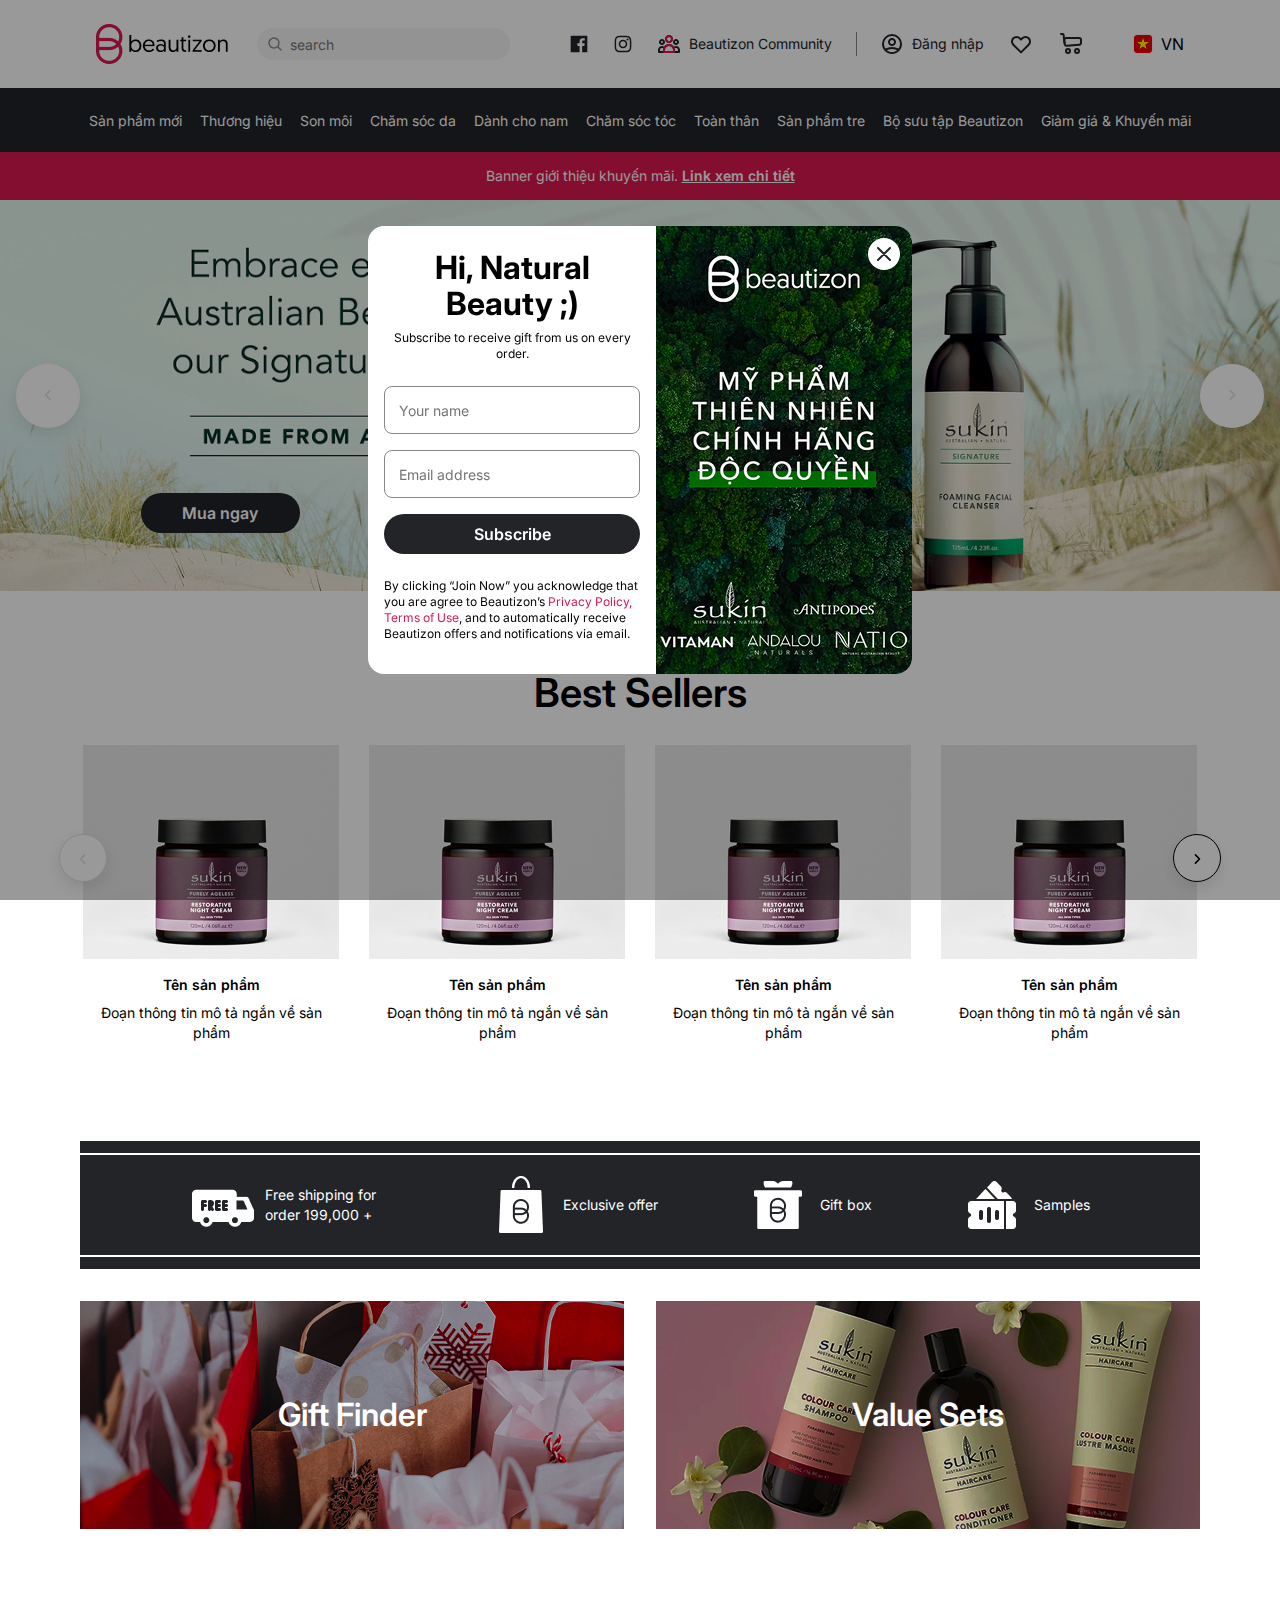
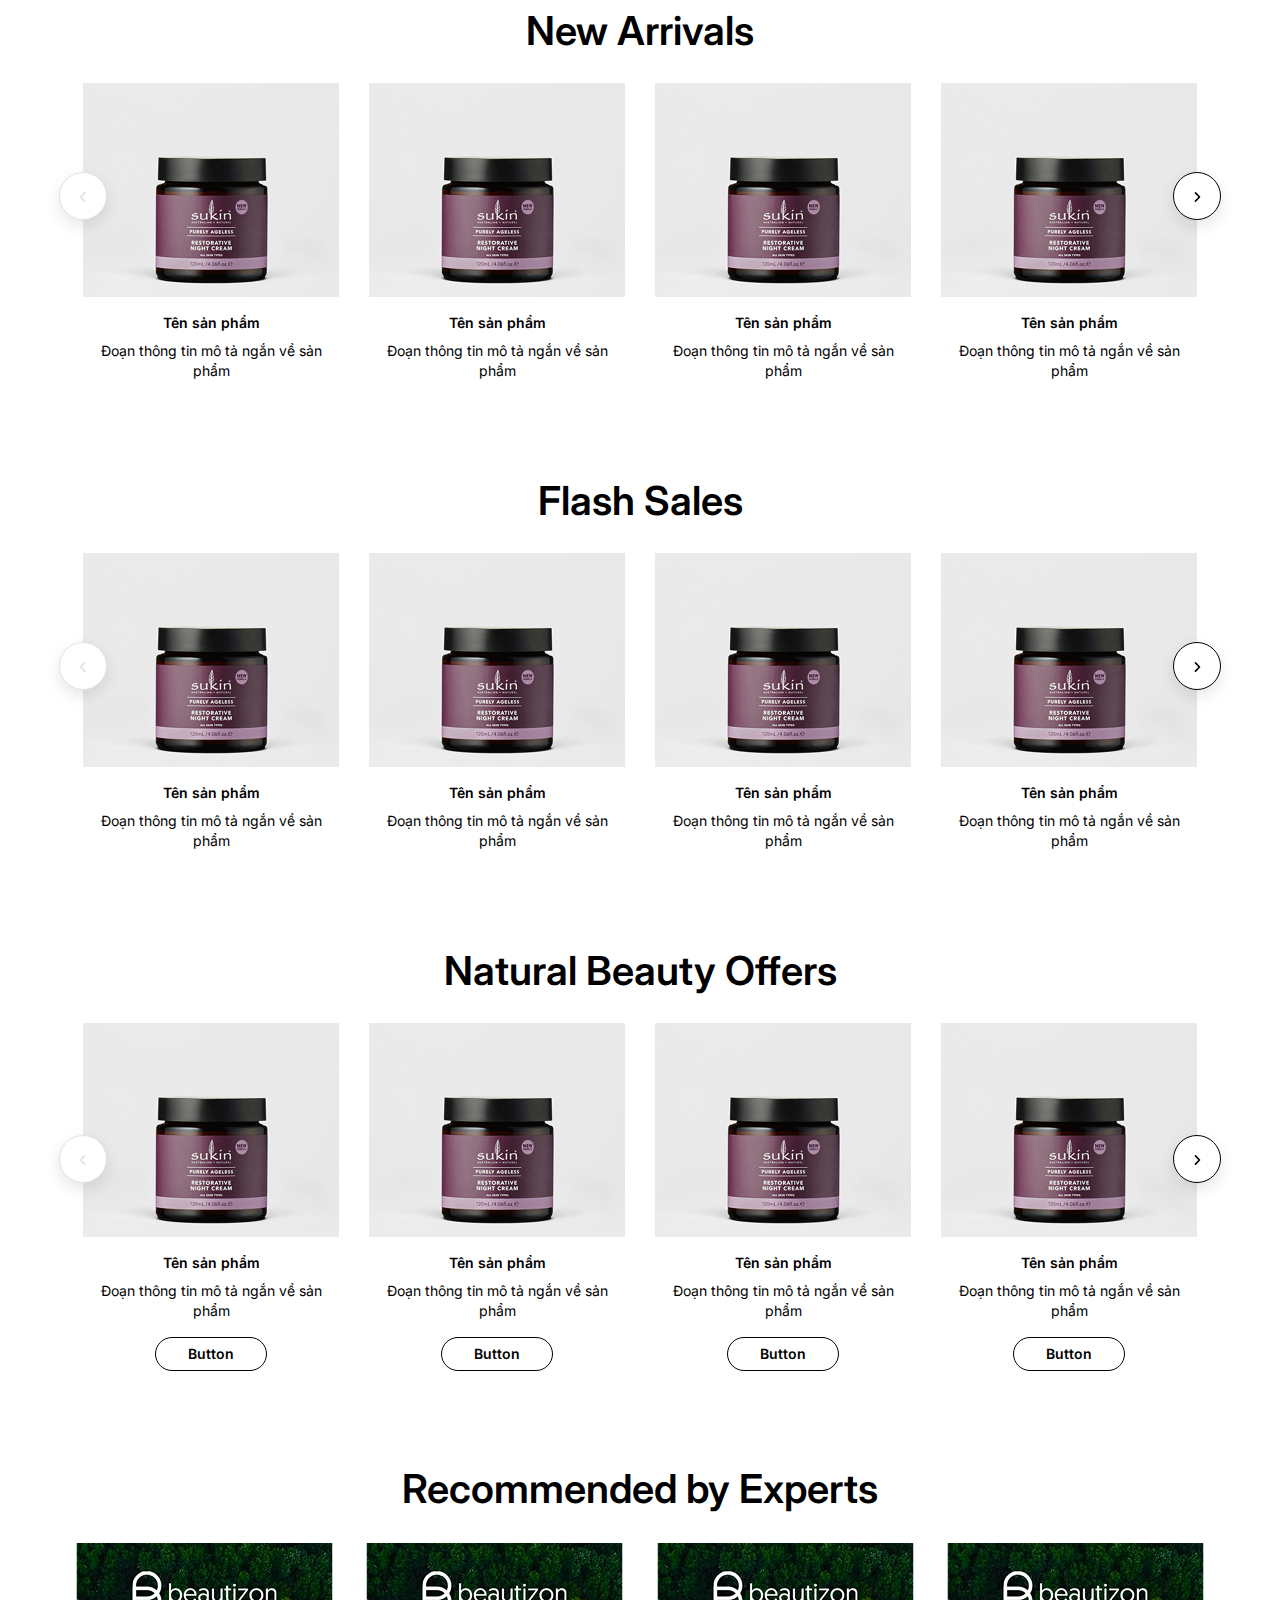
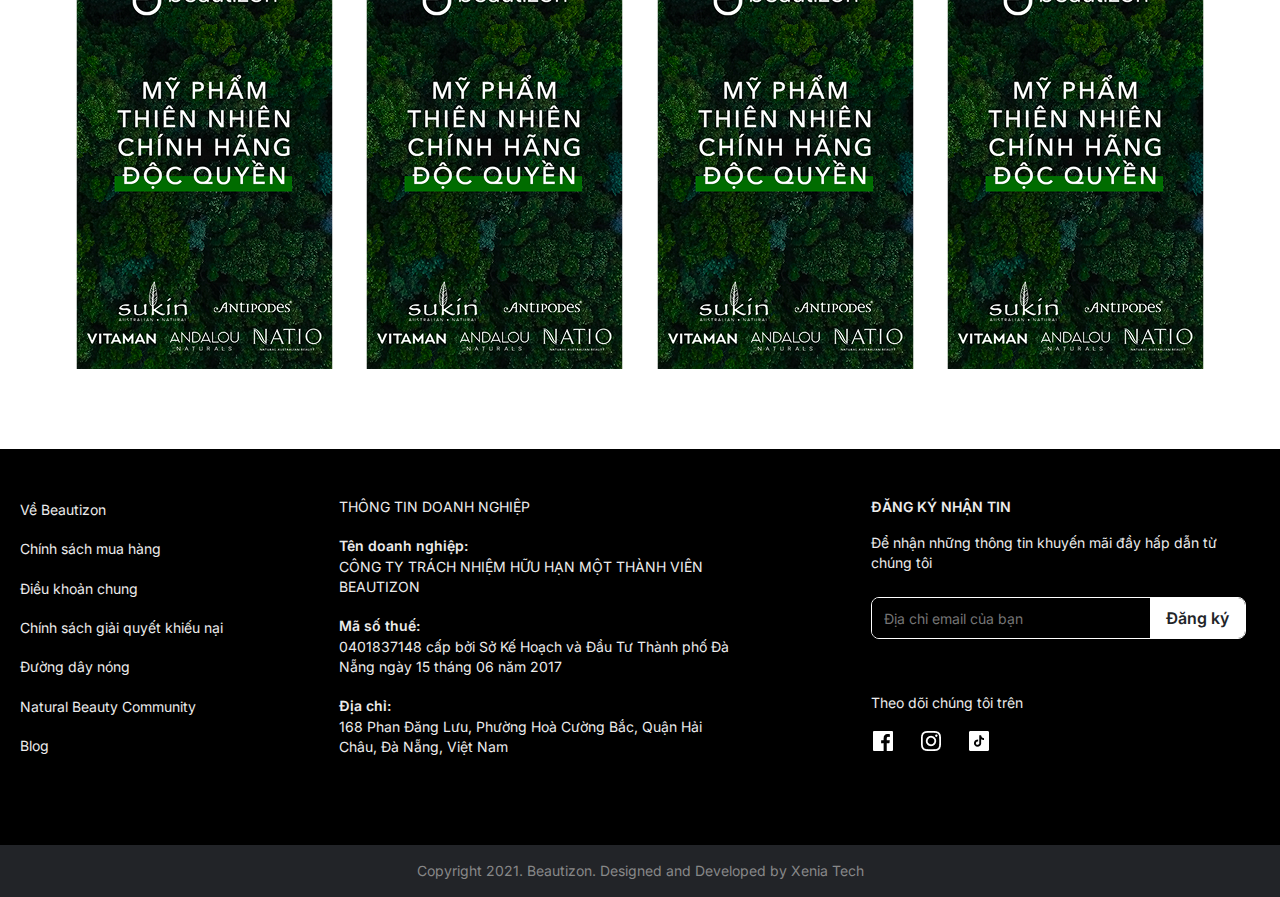
<file: index.html>
<!DOCTYPE html>
<html lang="en">
<head>
    <meta charset="UTF-8">
    <meta name="viewport" content="width=device-width, initial-scale=1.0">
    <title>Beautizon</title>
    <link rel="stylesheet" href="https://unpkg.com/swiper@9/swiper-bundle.min.css"/>
    <link rel="stylesheet" href="assets/css/style.css">
    <link rel="stylesheet" href="assets/css/common.css">
    <link rel="stylesheet" href="assets/css/slider.css">
    <link rel="stylesheet" href="https://cdnjs.cloudflare.com/ajax/libs/font-awesome/6.5.0/css/all.min.css">

</head>
<body>
    <header class="header">
        <div class="container-header header-bar">
            <div class="logo">
                <a href="/index.html"><img src="assets/icons/Logo.png" alt="Beautizon"></a>
            </div>
            <form class="search-field">
                <input id ="search" type="search" placeholder="search">
            </form>
            <div class="menu">
                <a class="menu-item facebook" href="#"><img src="assets/icons/facebook.svg" alt="Facebook"></a>
                <a class="menu-item instagram" href="#"><img src="assets/icons/instagram.svg" alt="Twitter"></a>
                <a class="menu-item text" href="#"><img src="assets/icons/user-group.svg" alt="">Beautizon Community</a>
                <div class="menu-item text keep-mobile">
                    <a class="login-toggle-js">
                        <img src="assets/icons/user-circle.svg">Đăng nhập
                    </a>
                    <div class="login-dropdown-js">
                        <div class="login-header-mobile">
                            <span class="login-title-mobile">Log in</span>
                            <button class="login-close-js"><img src="assets/icons/Shop/x.svg" alt="Close"></button>
                        </div>
                        <div class="login-title">Good morning!</div>
                        <div class="login-content note">Sign in for a more personalized experienc</div>
                        <form class="login-form">
                            <div class="field">
                                <input class="login-field" type="email" placeholder="" required>
                                <div class="labelline">Email address</div>
                            </div>
                            <div class="password-wrapper">
                                <div class="field">
                                    <input class="login-field" type="password" minlength="6" maxlength="12"  placeholder="" required>
                                    <div class="labelline">Password (6 to 12 characters)</div>
                                    <a class="forgot-account">Forgot?</a>
                                </div>
                            </div>
                            <button class="btn-primary">Log in</button>
                            <hr>
                        </form>
                        <div class="login-content new">New to Beautizon?</div>
                        <button class="btn-outline">Sign up</button>
                    </div>
                    
                    <div class="user-dropdown-js">
                        <div class="user-mobile">
                            <div class="user-title">Good morning, Selena!</div>
                            <button class="login-close-js"><img src="assets/icons/Shop/x.svg" alt="Close"></button>
                        </div>
                        <ul>
                            <li><a href="">Recent orders</a></li>
                            <li><a href="">My Loves</a></li>
                            <li><a href="account.html">Account Settings</a></li>
                            <li><a href="">My Reviews</a></li>
                            <li><a id="doLogout">Log out</a></li>                            
                        </ul>
                    </div>

                    <div class="signup-popup-js">      
                        <div class="signup-header">
                            <span>Create an Account</span>
                            <button class="signup-close-js"><img src="assets/icons/Shop/x.svg" alt="Close"></button>
                        </div>
                        <hr>
                        <div class="signup-content">Join the Beautizoner loyalty program. Earn points, redeem rewards, and more.</div>
                        <form class="signup-info">
                            <div class="signup-name">
                                <div class="field">
                                    <input class="field-form" type="text" placeholder="" required>
                                    <div class="labelline">First Name*</div>
                                </div>
                                <div class="field">
                                    <input class="field-form" type="text" placeholder="" required>
                                    <div class="labelline">Last Name*</div>
                                </div>
                            </div>
                            <div class="field">
                                <input class="field-form" type="email" placeholder="" required>
                                <div class="labelline">Email address</div>
                            </div>
                            <div class="field">
                                <input class="field-form" type="password" minlength="6" maxlength="12"  placeholder="" required>
                                <div class="labelline">Password (6 to 12 characters)</div>
                            </div>
                            <div class="field">
                                <input class="field-form" type="tel" placeholder="">
                                <div class="labelline">Phone number(optional)</div>
                            </div>
                            <div class="signup-content">Enter your birthdate to receive a free gift every year.</div>
                            <div class="signup-birthday">
                                <select class="field-form" id="day" required>
                                    <option value="" selected hidden>Day</option>
                                </select>
                                <select class="field-form" id="month" required>
                                    <option value="" selected hidden>Month</option>
                                </select>
                            </div>
                            <button class="btn-primary">Join Now</button>
                        </form>
                        <p class="signup-note">
                            By clicking “Join Now” you acknowledge that you are agree to Beautizon’s 
                            <span class="highlight-red">Policy, Terms of Use, Beauty Insider Terms</span>, 
                            and to automatically receive Beautizon offers and notifications via email.
                            <br><br> 
                            Beautizon uses Google ReCaptcha and by registering, users are subject to Google’s 
                             <span class="highlight-red">privacy policy</span>
                             & 
                             <span class="highlight-red">terms</span>.
                        </p>
                    </div>
                </div>
                <div class="login-overlay-js"></div>
                <div class="signup-overlay-js"></div>
                <button class="menu-item btn-icon heart"><img src="assets/icons/menu item heart.svg" alt="Icon" class="icon"></button>
                <button class="menu-item btn-icon cart"><img src="assets/icons/menu item cart.svg" alt="Icon" class="icon"></button>
            </div>
            <span class="menu-item lang"><img src="assets/icons/VNflag.png" alt="">VN</span>
        </div>
    </header>
    <nav class="header-nav">
        <ul class="nav-list">
            <li><a href="#">Sản phẩm mới</a></li>
            <li><a href="#">Thương hiệu</a></li>
            <li><a href="#">Son môi</a></li>
            <li><a href="#">Chăm sóc da</a></li>
            <li><a href="#">Dành cho nam</a></li>
            <li><a href="#">Chăm sóc tóc</a></li>
            <li><a href="#">Toàn thân</a></li>
            <li><a href="#">Sản phẩm tre</a></li>
            <li><a href="#">Bộ sưu tập Beautizon</a></li>
            <li><a href="#">Giảm giá & Khuyến mãi</a></li>
        </ul>
    </nav>
    <div class="promo-banner">
        <p>
            Banner giới thiệu khuyến mãi.&nbsp;<a href="flashsale.html">Link xem chi tiết</a>
        </p>
    </div>
    <div class="content"> 
        <div class="top-banner">
            <button class="arrow left"><i class="fa-solid fa-angle-left"></i></button>
            <picture>
                <source media="(max-width: 767px)" srcset="assets/images/top-banner-mobile.png" />
                <img src="assets/images/top-banner.png"/>
            </picture>
            <button class="buy-now">Mua ngay</button>
            <button class="arrow right"><i class="fa-solid fa-angle-right"></i></button>           
        </div>
        <section class="product-slider">
            <h3>Best Sellers</h3>
            <div class="swiper product-swiper">
                <div class="swiper-wrapper">
                    <div class="swiper-slide">
                        <img src="assets/images/product photo.png" alt="Product">
                        <div class="product-info">
                            <p class="label">Tên sản phẩm</p>
                            <p class="description">Đoạn thông tin mô tả ngắn về sản phẩm</p>
                        </div>
                        <button class="quick-view">QICK VIEW</button>
                    </div>

                    <div class="swiper-slide">
                        <img src="assets/images/product photo.png" alt="Product">
                        <div class="product-info">
                            <p class="label">Tên sản phẩm</p>
                            <p class="description">Đoạn thông tin mô tả ngắn về sản phẩm</p>
                        </div>
                        <button class="quick-view">QICK VIEW</button>
                    </div>

                    <div class="swiper-slide">
                        <img src="assets/images/product photo.png" alt="Product">
                        <div class="product-info">
                            <p class="label">Tên sản phẩm</p>
                            <p class="description">Đoạn thông tin mô tả ngắn về sản phẩm</p>
                        </div>
                        <button class="quick-view">QICK VIEW</button>
                    </div>

                    <div class="swiper-slide">
                        <img src="assets/images/product photo.png" alt="Product">
                        <div class="product-info">
                            <p class="label">Tên sản phẩm</p>
                            <p class="description">Đoạn thông tin mô tả ngắn về sản phẩm</p>
                        </div>
                        <button class="quick-view">QICK VIEW</button>
                    </div>

                    <div class="swiper-slide">
                        <img src="assets/images/product photo.png" alt="Product">
                        <div class="product-info">
                            <p class="label">Tên sản phẩm</p>
                            <p class="description">Đoạn thông tin mô tả ngắn về sản phẩm</p>
                        </div>
                        <button class="quick-view">QICK VIEW</button>
                    </div>

                </div>
                <div class="swiper-pagination"></div>   
            </div>
            <button class="swiper-btn prev"><i class="fa-solid fa-angle-left"></i></button>
            <button class="swiper-btn next"><i class="fa-solid fa-angle-right"></i></button>  
        </section>
        <section class="benefit">
            <div class="benefit-bar">
                <div class="benefit-item">
                    <img src="assets/icons/Shippng_icon.png">
                    <p>Free shipping for order 199,000 +</p>
                </div>

                <div class="benefit-item">
                    <img src="assets/icons/offer_icon.png">
                    <p>Exclusive offer</p>
                </div>

                <div class="benefit-item">
                    <img src="assets/icons/box_icon.png">
                    <p>Gift box</p>
                </div>

                <div class="benefit-item">
                    <img src="assets/icons/samples_icon.png">
                    <p>Samples</p>
                </div>
            </div>  

            <div class="benefit-banner">
                <div class="banner-bar">
                    <img src="assets/images/banner promo gift.png" alt="Benefit Banner">
                    <h4>Gift Finder</h4>
                </div>

                <div class="banner-bar">
                    <img src="assets/images/banner promo sets.png" alt="Benefit Banner">
                    <h4>Value Sets</h4>
                </div>
            </div>
        </section>
        <section class="product-slider">
            <h3>New Arrivals</h3>
            <div class="swiper product-swiper">
                <div class="swiper-wrapper">
                    <div class="swiper-slide">
                        <img src="assets/images/product photo.png" alt="Product">
                        <div class="product-info">
                            <p class="label">Tên sản phẩm</p>
                            <p class="description">Đoạn thông tin mô tả ngắn về sản phẩm</p>
                        </div>
                        <button class="quick-view">QICK VIEW</button>
                    </div>

                    <div class="swiper-slide">
                        <img src="assets/images/product photo.png" alt="Product">
                        <div class="product-info">
                            <p class="label">Tên sản phẩm</p>
                            <p class="description">Đoạn thông tin mô tả ngắn về sản phẩm</p>
                        </div>
                        <button class="quick-view">QICK VIEW</button>
                    </div>

                    <div class="swiper-slide">
                        <img src="assets/images/product photo.png" alt="Product">
                        <div class="product-info">
                            <p class="label">Tên sản phẩm</p>
                            <p class="description">Đoạn thông tin mô tả ngắn về sản phẩm</p>
                        </div>
                        <button class="quick-view">QICK VIEW</button>
                    </div>

                    <div class="swiper-slide">
                        <img src="assets/images/product photo.png" alt="Product">
                        <div class="product-info">
                            <p class="label">Tên sản phẩm</p>
                            <p class="description">Đoạn thông tin mô tả ngắn về sản phẩm</p>
                        </div>
                        <button class="quick-view">QICK VIEW</button>
                    </div>

                    <div class="swiper-slide">
                        <img src="assets/images/product photo.png" alt="Product">
                        <div class="product-info">
                            <p class="label">Tên sản phẩm</p>
                            <p class="description">Đoạn thông tin mô tả ngắn về sản phẩm</p>
                        </div>
                        <button class="quick-view">QICK VIEW</button>
                    </div>

                </div>
                <div class="swiper-pagination"></div>   
            </div>
            <button class="swiper-btn prev"><i class="fa-solid fa-angle-left"></i></button>
            <button class="swiper-btn next"><i class="fa-solid fa-angle-right"></i></button>  
        </section>
        <section class="product-slider">
            <h3>Flash Sales</h3>
            <div class="swiper product-swiper">
                <div class="swiper-wrapper">
                    <div class="swiper-slide">
                        <img src="assets/images/product photo.png" alt="Product">
                        <div class="product-info">
                            <p class="label">Tên sản phẩm</p>
                            <p class="description">Đoạn thông tin mô tả ngắn về sản phẩm</p>
                        </div>
                        <button class="quick-view">QICK VIEW</button>
                    </div>

                    <div class="swiper-slide">
                        <img src="assets/images/product photo.png" alt="Product">
                        <div class="product-info">
                            <p class="label">Tên sản phẩm</p>
                            <p class="description">Đoạn thông tin mô tả ngắn về sản phẩm</p>
                        </div>
                        <button class="quick-view">QICK VIEW</button>
                    </div>

                    <div class="swiper-slide">
                        <img src="assets/images/product photo.png" alt="Product">
                        <div class="product-info">
                            <p class="label">Tên sản phẩm</p>
                            <p class="description">Đoạn thông tin mô tả ngắn về sản phẩm</p>
                        </div>
                        <button class="quick-view">QICK VIEW</button>
                    </div>

                    <div class="swiper-slide">
                        <img src="assets/images/product photo.png" alt="Product">
                        <div class="product-info">
                            <p class="label">Tên sản phẩm</p>
                            <p class="description">Đoạn thông tin mô tả ngắn về sản phẩm</p>
                        </div>
                        <button class="quick-view">QICK VIEW</button>
                    </div>

                    <div class="swiper-slide">
                        <img src="assets/images/product photo.png" alt="Product">
                        <div class="product-info">
                            <p class="label">Tên sản phẩm</p>
                            <p class="description">Đoạn thông tin mô tả ngắn về sản phẩm</p>
                        </div>
                        <button class="quick-view">QICK VIEW</button>
                    </div>

                </div>
                <div class="swiper-pagination"></div>   
            </div>
            <button class="swiper-btn prev"><i class="fa-solid fa-angle-left"></i></button>
            <button class="swiper-btn next"><i class="fa-solid fa-angle-right"></i></button>  
        </section>
        <section class="product-slider offers">
            <h3>Natural Beauty Offers</h3>
            <div class="swiper product-swiper">
                <div class="swiper-wrapper">
                    <div class="swiper-slide">
                        <img src="assets/images/product photo.png" alt="Product">
                        <div class="product-info">
                            <p class="label">Tên sản phẩm</p>
                            <p class="description">Đoạn thông tin mô tả ngắn về sản phẩm</p>
                        </div>
                        <button class="product-btn">Button</button>
                    </div>

                    <div class="swiper-slide">
                        <img src="assets/images/product photo.png" alt="Product">
                        <div class="product-info">
                            <p class="label">Tên sản phẩm</p>
                            <p class="description">Đoạn thông tin mô tả ngắn về sản phẩm</p>
                        </div>
                        <button class="product-btn">Button</button>
                    </div>

                    <div class="swiper-slide">
                        <img src="assets/images/product photo.png" alt="Product">
                        <div class="product-info">
                            <p class="label">Tên sản phẩm</p>
                            <p class="description">Đoạn thông tin mô tả ngắn về sản phẩm</p>
                        </div>
                        <button class="product-btn">Button</button>
                    </div>

                    <div class="swiper-slide">
                        <img src="assets/images/product photo.png" alt="Product">
                        <div class="product-info">
                            <p class="label">Tên sản phẩm</p>
                            <p class="description">Đoạn thông tin mô tả ngắn về sản phẩm</p>
                        </div>
                        <button class="product-btn">Button</button>
                    </div>

                    <div class="swiper-slide">
                        <img src="assets/images/product photo.png" alt="Product">
                        <div class="product-info">
                            <p class="label">Tên sản phẩm</p>
                            <p class="description">Đoạn thông tin mô tả ngắn về sản phẩm</p>
                        </div>
                        <button class="product-btn">Button</button>
                    </div>
                </div>
                <div class="swiper-pagination"></div>   
            </div>
            <button class="swiper-btn prev"><i class="fa-solid fa-angle-left"></i></button>
            <button class="swiper-btn next"><i class="fa-solid fa-angle-right"></i></button>  
        </section>

        <section class="experts">
            <h3>Recommended by Experts</h3>
            <div class="expert-list">
                <img src="assets/images/experts.png" alt="">
                <img src="assets/images/experts.png" alt="">
                <img src="assets/images/experts.png" alt="">
                <img src="assets/images/experts.png" alt="">
            </div>
        </section>

        <footer class="footer">
            <div class="footer-inner">
                <div class="footer-links">
                    <ul>
                        <li><a href="#">Về Beautizon</a></li>
                        <li><a href="#">Chính sách mua hàng</a></li>
                        <li><a href="#">Điều khoản chung</a></li>
                        <li><a href="#">Chính sách giải quyết khiếu nại</a></li>
                        <li><a href="#">Đường dây nóng</a></li>
                        <li><a href="#">Natural Beauty Community</a></li>
                        <li><a href="#">Blog</a></li>
                    </ul>
                </div>
                <div class="footer-company">
                    <span class="value">THÔNG TIN DOANH NGHIỆP</span>
                    <p>
                        <span class="label">Tên doanh nghiệp:</span>
                        <span class="value">CÔNG TY TRÁCH NHIỆM HỮU HẠN MỘT THÀNH VIÊN BEAUTIZON</span>
                    </p>
                    <p>
                        <span class="label">Mã số thuế:</span>
                        <span class="value">0401837148 cấp bởi Sở Kế Hoạch và Đầu Tư Thành phố Đà Nẵng ngày 15 tháng 06 năm 2017</span>
                    </p>
                    <p>
                        <span class="label">Địa chỉ:</span>
                        <span class="value">168 Phan Đăng Lưu, Phường Hoà Cường Bắc, Quận Hải Châu, Đà Nẵng, Việt Nam</span>
                    </p>

                </div>

                <div class="footer-subscribe">
                    <span class="label">ĐĂNG KÝ NHẬN TIN</span>
                    <span class="value">Để nhận những thông tin khuyến mãi đầy hấp dẫn từ chúng tôi</span>

                    <form class="subscribe-form">
                        <input type="email" placeholder="Địa chỉ email của bạn">
                        <button type="submit">Đăng ký</button>
                    </form>

                    <div class="socials">
                        <span>Theo dõi chúng tôi trên</span>
                        <div class="icons">
                        <a href=""><img src="assets/icons/facebook.png" alt=""></a>
                        <a href=""><img src="assets/icons/instagram.png" alt=""></a>
                        <a href=""><img src="assets/icons/tiktok.png" alt=""></a>
                        </div>
                    </div>
                </div>
            </div>
            <div class="footer-bottom">
                <p>Copyright 2021. Beautizon. Designed and Developed by Xenia Tech</p>
        </footer>
    </div>
    <nav class="mobile-tabbar">
        <a class="tab-item-js is-active" href="index.html">
            <span class="icon-wrap">
                <img src="assets/icons/home.svg" alt="Home" class="icon-default">
                <img src="assets/icons/home-active.svg" alt="Home Active" class="icon-active">
            </span>
            <span>Home</span>
        </a>

        <button class="tab-item-js shop">
            <span class="icon-wrap">
                <img src="assets/icons/shopping-bag.svg" alt="Shop" class="icon-default">
                <img src="assets/icons/shopping-bag-active.svg" alt="" class="icon-active">
            </span>
            <span>Shop</span>            
        </button>

        <a class="tab-item-js" href="#">
            <span class="icon-wrap">
                <img src="assets/icons/tag.svg" alt="Offers" class="icon-default">
                <img src="assets/icons/tag-active.svg" alt="Offers Active" class="icon-active">
            </span>
            <span>Offers</span>
        </a>

        <a class="tab-item-js" href="#">
            <span class="icon-wrap">
                <img src="assets/icons/user-group.svg" alt="Community" class="icon-default">
                <img src="assets/icons/user-group.svg" alt="Community Active" class="icon-active">
            </span>
            <span>Community</span>
        </a>

        <button class="tab-item-js me">
            <span class="icon-wrap">
                <img src="assets/icons/user-circle.svg" alt="Me" class="icon-default">
                <img src="assets/icons/user-circle-active.svg" alt="Me Active" class="icon-active">
            </span>
            <span class="me-label">Me</span>
        </button>
        </nav>
    
    <div class="popup-overlay-js"></div>
    <div class="shop-overlay-js"></div>    
    <div class="shop-sheet-js">
        <div class="shop-inner">
            <div class="shop-header">
                <span>Shop</span>
                <button class="shop-close-js"><img src="assets/icons/Shop/x.svg" alt="Close"></button>
            </div>
            <div class="shop-body">
                
                <a href="#" class="shop-item">
                    <span>Sản phẩm mới</span>
                    <img src="assets/icons/Shop/San-pham-moi.svg" atl="shop-icon">
                </a>

                <a href="#" class="shop-item">
                    <span>Son môi</span>
                    <img src="assets/icons/Shop/Son-moi.svg" atl="shop-icon">
                </a>
                
                <a href="#" class="shop-item">
                    <span>Dành cho nam</span>
                    <img src="assets/icons/Shop/Danh-cho-cam.svg" atl="shop-icon">
                </a>

                <a href="#" class="shop-item">
                    <span>Toàn thân</span>
                    <img src="assets/icons/Shop/Toan-than.svg" atl="shop-icon">
                </a>

                <a href="#" class="shop-item">
                    <span>Bộ sưu tập Beautizon</span>
                    <img src="assets/icons/Shop/Bo-suu-tap.svg" atl="shop-icon">
                </a>

                <a href="#" class="shop-item">
                    <span>Thương hiệu</span>
                    <img src="assets/icons/Shop/Thuong-hieu.svg" atl="shop-icon">
                </a>

                <a href="#" class="shop-item">
                    <span>Chăm sóc da</span>
                    <img src="assets/icons/Shop/CS-da.svg" atl="shop-icon">
                </a>

                <a href="#" class="shop-item">
                    <span>Chăm sóc tóc</span>
                    <img src="assets/icons/Shop/CS-toc.svg" atl="shop-icon">
                </a>

                <a href="#" class="shop-item">
                    <span>Sản phẩm tre</span>
                    <img src="assets/icons/Shop/SP-tre.svg" atl="shop-icon">
                </a>

                <a href="#" class="shop-item">
                    <span>Giảm giá & Khuyến mãi</span>
                    <img src="assets/icons/Shop/GG-KM.svg" atl="shop-icon">
                </a>
            </div>
        </div>
    </div>
    <div class="popup-modal-js">        
        <div class="popup-inner-js">
            <button class="popup-close-js"><img src="assets/icons/close-popup.svg" alt="Close"></button>
            <div class="popup-left-js">
                <h4>Hi, Natural Beauty ;)</h4>
                <p>Subscribe to receive gift from us on every order.</p>

                <form class="popup-form-js">
                    <input type="text" placeholder="Your name" required>
                    <input type="email" placeholder="Email address" required>
                    <button class="btn-primary" type="submit">Subscribe</button>
                </form>
                <p class="popup-note-js">
                    By clicking “Join Now” you acknowledge that you are agree to Beautizon’s 
                    <span class="highlight-red">Privacy Policy, Terms of Use</span>, and to automatically receive Beautizon offers and notifications via email.
                </p>                
            </div>

            <div class="popup-right-js">
                <img src="assets/images/popup-banner.png" alt="Popup Banner">
            </div>
        </div>
    </div>
    <script src="https://unpkg.com/swiper@9/swiper-bundle.min.js"></script>
    <script src="assets/js/slider.js"></script>
    <script src="assets/js/script.js"></script>
</body>
</html>
</file>
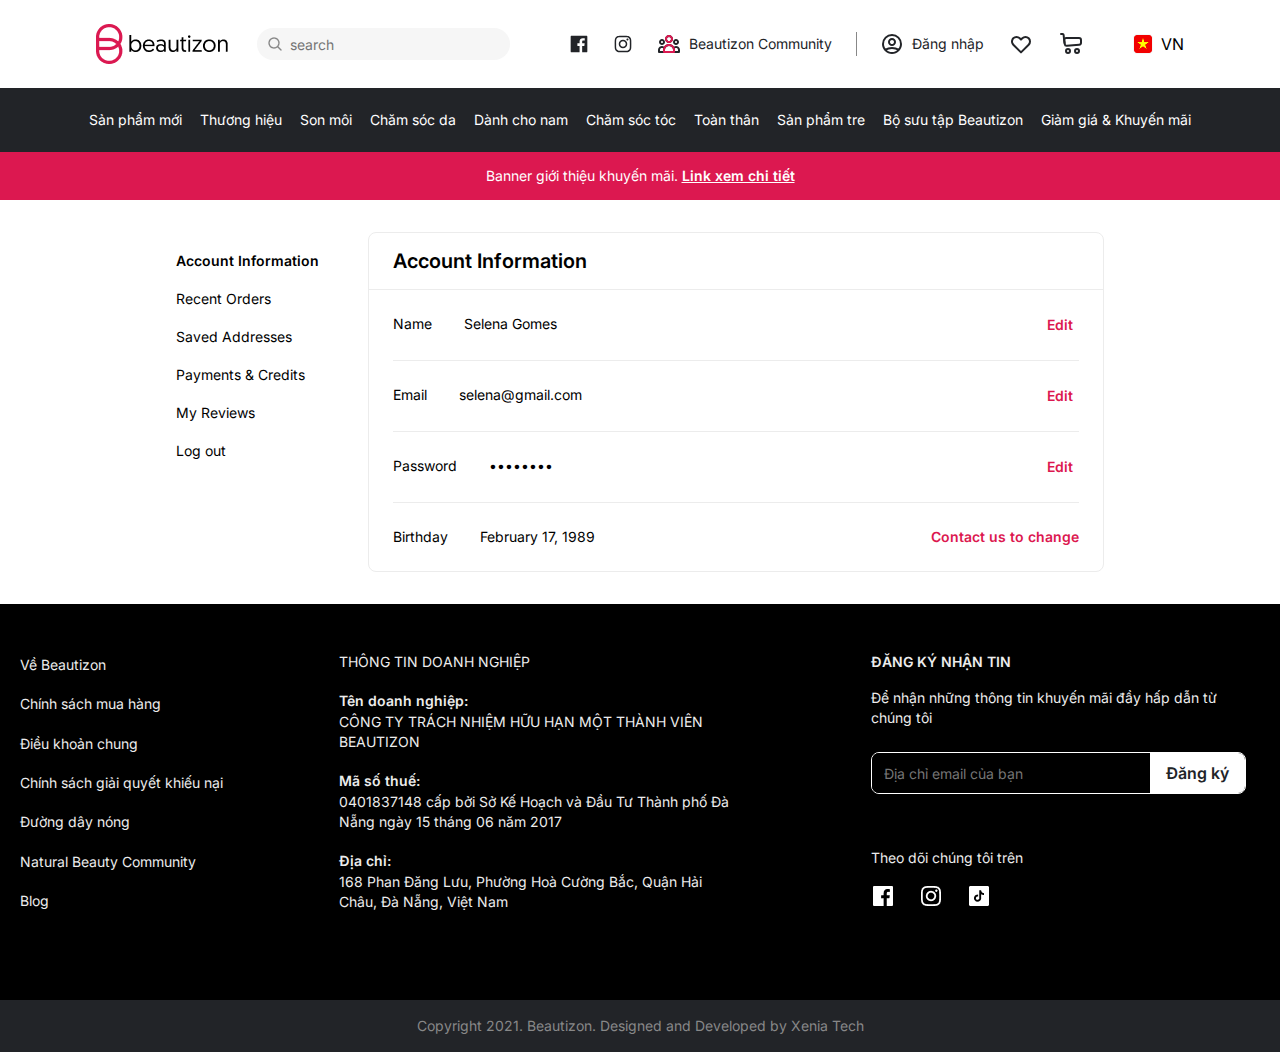
<file: account.html>
<!DOCTYPE html>
<html lang="en">
<head>
    <meta charset="UTF-8">
    <meta name="viewport" content="width=device-width, initial-scale=1.0">
    <title>Account</title>
    <link rel="stylesheet" href="assets/css/style.css">
    <link rel="stylesheet" href="assets/css/common.css">
    <link rel="stylesheet" href="assets/css/account.css">
    <link rel="stylesheet" href="https://cdnjs.cloudflare.com/ajax/libs/font-awesome/6.5.0/css/all.min.css">

</head>
<body>
<header class="header">
        <div class="container-header header-bar">
            <div class="logo">
                <a href="index.html"><img src="assets/icons/Logo.png" alt="Beautizon"></a>
            </div>
            <form class="search-field">
                <input id ="search" type="search" placeholder="search">
            </form>
            <div class="menu">
                <a class="menu-item facebook" href="#"><img src="assets/icons/facebook.svg" alt="Facebook"></a>
                <a class="menu-item instagram" href="#"><img src="assets/icons/instagram.svg" alt="Twitter"></a>
                <a class="menu-item text" href="#"><img src="assets/icons/user-group.svg" alt="">Beautizon Community</a>
                <div class="menu-item text keep-mobile">
                    <a class="login-toggle-js">
                        <img src="assets/icons/user-circle.svg">Đăng nhập
                    </a>
                    <div class="login-dropdown-js">
                        <div class="login-header-mobile">
                            <span class="login-title-mobile">Log in</span>
                            <button class="login-close-js"><img src="assets/icons/Shop/x.svg" alt="Close"></button>
                        </div>
                        <div class="login-title">Good morning!</div>
                        <div class="login-content note">Sign in for a more personalized experienc</div>
                        <form class="login-form">
                            <div class="field">
                                <input class="login-field" type="email" placeholder="" required>
                                <div class="labelline">Email address</div>
                            </div>
                            <div class="password-wrapper">
                                <div class="field">
                                    <input class="login-field" type="password" minlength="6" maxlength="12"  placeholder="" required>
                                    <div class="labelline">Password (6 to 12 characters)</div>
                                    <a class="forgot-account">Forgot?</a>
                                </div>
                            </div>
                            <button class="btn-primary">Log in</button>
                            <hr>
                        </form>
                        <div class="login-content new">New to Beautizon?</div>
                        <button class="btn-outline">Sign up</button>
                    </div>
                    
                    <div class="user-dropdown-js">
                        <div class="user-mobile">
                            <div class="user-title">Good morning, Selena!</div>
                            <button class="login-close-js"><img src="assets/icons/Shop/x.svg" alt="Close"></button>
                        </div>
                        <ul>
                            <li><a href="">Recent orders</a></li>
                            <li><a href="">My Loves</a></li>
                            <li><a href="account.html">Account Settings</a></li>
                            <li><a href="">My Reviews</a></li>
                            <li><a id="doLogout">Log out</a></li>                            
                        </ul>
                    </div>

                    <div class="signup-popup-js">      
                        <div class="signup-header">
                            <span>Create an Account</span>
                            <button class="signup-close-js"><img src="assets/icons/Shop/x.svg" alt="Close"></button>
                        </div>
                        <hr>
                        <div class="signup-content">Join the Beautizoner loyalty program. Earn points, redeem rewards, and more.</div>
                        <form class="signup-info">
                            <div class="signup-name">
                                <div class="field">
                                    <input class="field-form" type="text" placeholder="" required>
                                    <div class="labelline">First Name*</div>
                                </div>
                                <div class="field">
                                    <input class="field-form" type="text" placeholder="" required>
                                    <div class="labelline">Last Name*</div>
                                </div>
                            </div>
                            <div class="field">
                                <input class="field-form" type="email" placeholder="" required>
                                <div class="labelline">Email address</div>
                            </div>
                            <div class="field">
                                <input class="field-form" type="password" minlength="6" maxlength="12"  placeholder="" required>
                                <div class="labelline">Password (6 to 12 characters)</div>
                            </div>
                            <div class="field">
                                <input class="field-form" type="tel" placeholder="">
                                <div class="labelline">Phone number(optional)</div>
                            </div>
                            <div class="signup-content">Enter your birthdate to receive a free gift every year.</div>
                            <div class="signup-birthday">
                                <select class="field-form" id="day" required>
                                    <option value="" selected hidden>Day</option>
                                </select>
                                <select class="field-form" id="month" required>
                                    <option value="" selected hidden>Month</option>
                                </select>
                            </div>
                            <button class="btn-primary">Join Now</button>
                        </form>
                        <p class="signup-note">
                            By clicking “Join Now” you acknowledge that you are agree to Beautizon’s 
                            <span class="highlight-red">Policy, Terms of Use, Beauty Insider Terms</span>, 
                            and to automatically receive Beautizon offers and notifications via email.
                            <br><br> 
                            Beautizon uses Google ReCaptcha and by registering, users are subject to Google’s 
                             <span class="highlight-red">privacy policy</span>
                             & 
                             <span class="highlight-red">terms</span>.
                        </p>
                    </div>
                </div>
                <div class="login-overlay-js"></div>
                <div class="signup-overlay-js"></div>
                <button class="menu-item btn-icon heart"><img src="assets/icons/menu item heart.svg" alt="Icon" class="icon"></button>
                <button class="menu-item btn-icon cart"><img src="assets/icons/menu item cart.svg" alt="Icon" class="icon"></button>
            </div>
            <span class="menu-item lang"><img src="assets/icons/VNflag.png" alt="">VN</span>
        </div>
    </header>
    <nav class="header-nav">
        <ul class="nav-list">
            <li class="has-sub">
                <a href="#" class="nav-link">Sản phẩm mới
                    <img class="chev" src="assets/icons/pointer.svg">    
                </a>
                <div class="dropdown mega">
                    <ul class="mega-cats">
                        <li><a href="#">New makeup</a></li>
                        <li><a href="#">New skincare</a></li>
                        <li><a href="#">New hair</a></li>
                    </ul>

                    <div class="mega-banners">
                        <a class="banner-card" href="#"><img src="assets/icons/banner.png" alt="Related Banner"></a>
                        <a class="banner-card" href="#"><img src="assets/icons/banner.png" alt="Related Banner"></a>
                        <a class="banner-card" href="#"><img src="assets/icons/banner.png" alt="Related Banner"></a>
                    </div>
                </div>
            </li>
            <li class="has-sub">
                <a href="#" class="nav-link">Thương hiệu
                    <img class="chev" src="assets/icons/pointer.svg">    
                </a>
                <div class="dropdown mega">
                    <ul class="mega-cats">
                        <li><a href="#">Antipodes</a></li>
                        <li><a href="#">Sukin</a></li>
                        <li><a href="#">Natio</a></li>
                        <li><a href="#">Andalou</a></li>
                        <li><a href="#">Vitaman</a></li>
                    </ul>

                    <div class="mega-banners">
                        <a class="banner-card" href="#"><img src="assets/icons/banner.png" alt="Related Banner"></a>
                        <a class="banner-card" href="#"><img src="assets/icons/banner.png" alt="Related Banner"></a>
                        <a class="banner-card" href="#"><img src="assets/icons/banner.png" alt="Related Banner"></a>
                    </div>
                </div>
            </li>
            <li class="has-sub">
                <a href="#" class="nav-link">Son môi
                
                </a>
            </li>
            <li class="has-sub"> 
                <a href="#" class="nav-link">Chăm sóc da
                    <img class="chev" src="assets/icons/pointer.svg">
                </a>
                <div class="dropdown mega">
                    <div class="mega-col">
                        <div>Shop by concerns</div>
                        <ul>
                            <li><a href="#">Acne & Blemishes</a></li>
                            <li><a href="#">Anti-Aging</a></li>
                            <li><a href="#">Dark Spots</a></li>
                            <li><a href="#">Pores</a></li>
                            <li><a href="#">Dryness</a></li>
                            <li><a href="#">Fine Lines & Wrinkles</a></li>
                            <li><a href="#">Dullness/Uneven Texture</a></li>
                        </ul>
                    </div>

                    <div class="mega-col">
                        <div>Moisturizers</div>
                        <ul>
                            <li><a href="#">Night Creams</a></li>
                            <li><a href="#">Face Oils</a></li>
                            <li><a href="#">Mists & Essences</a></li>
                            <li><a href="#">BB & CC Creams</a></li>
                        </ul>
                    </div>

                    <div class="mega-col">
                        <div>Cleansers</div>
                        <ul>
                            <li><a href="#">Face Wash & Cleansers</a></li>
                            <li><a href="#">Exfoliators</a></li>
                            <li><a href="#">Makeup Removers</a></li>
                            <li><a href="#">Face Wipes</a></li>
                            <li><a href="#">Toners</a></li>
                        </ul>
                    </div>

                    <div class="mega-col">
                        <div class="mega-box">
                            <div>Treatments</div>
                            <ul>
                                <li><a href="#">Face Serums</a></li>
                                <li><a href="#">Blemish & Acne Treatments</a></li>
                                <li><a href="#">Facial Peels</a></li>
                            </ul>
                        </div>

                        <div class="mega-box">
                            <div>Eye Care</div>
                            <ul>
                                <li><a href="#">Eye Creams & Treatments</a></li>
                                <li><a href="#">Eye Masks</a></li>
                            </ul>
                        </div>
                    </div>

                    <div class="mega-col">
                        <div>Masks</div>
                        <ul>
                            <li><a href="#">Face Masks</a></li>
                            <li><a href="#">Sheet Masks</a></li>
                        </ul>
                    </div>
                </div>
            </li>
            
            <li class="has-sub">
                <a href="#" class="nav-link">Dành cho nam
                    <img class="chev" src="assets/icons/pointer.svg">
                </a>
                <div class="dropdown mega">
                    <ul class="mega-cats">
                        <li><a href="#">Cleanser</a></li>
                        <li><a href="#">Moisturiser</a></li>
                        <li><a href="#">Shaving Gel</a></li>
                        <li><a href="#">Shampoo Conditioner</a></li>
                        <li><a href="#">Scrubs</a></li>
                        <li><a href="#">Masks</a></li>
                    </ul>

                    <div class="mega-banners">
                        <a class="banner-card" href="#"><img src="assets/icons/banner.png" alt="Related Banner"></a>
                        <a class="banner-card" href="#"><img src="assets/icons/banner.png" alt="Related Banner"></a>
                        <a class="banner-card" href="#"><img src="assets/icons/banner.png" alt="Related Banner"></a>
                    </div>
                </div>
            </li>
            <li class="has-sub">
                <a href="#" class="nav-link">Chăm sóc tóc
                    <img class="chev" src="assets/icons/pointer.svg">
                </a>
                <div class="dropdown mega">
                    <div class="mega-left">
                        <div class="mega-col">
                            <div>Shop by concerns</div>
                            <ul>
                                <li><a href="#">Damaged Hair</a></li>
                                <li><a href="#">Dryness</a></li>
                                <li><a href="#">Frizz</a></li>
                                <li><a href="#">Scalp Care</a></li>
                                <li><a href="#">Volume</a></li>
                                <li><a href="#">Fine Color Care & Wrinkles</a></li>
                            </ul>
                        </div>

                        <div class="mega-col">
                            <div>Shampoo & Conditioner</div>
                            <ul>
                                <li><a href="#">Shampoo</a></li>
                                <li><a href="#">Conditioner</a></li>
                                <li><a href="#">Scalp Scrub</a></li>
                            </ul>
                        </div>
                    </div>
                    <div class="mega-banners">
                        <a class="banner-card" href="#"><img src="assets/icons/banner.png" alt="Related Banner"></a>
                        <a class="banner-card" href="#"><img src="assets/icons/banner.png" alt="Related Banner"></a>
                    </div>
                </div>
            </li>
            <li class="has-sub">
                <a href="#" class="nav-link">Toàn thân
                    <img class="chev" src="assets/icons/pointer.svg">
                </a>
                <div class="dropdown mega">
                    <div class="mega-left">
                        <div class="mega-col">
                            <div>Bath & Shower</div>
                            <ul>
                                <li><a href="#">Body Wash & Shower Gel</a></li>
                                <li><a href="#">Scrub & Exfoliants</a></li>
                                <li><a href="#">Hand Sanitizer & Hand Soap</a></li>
                                <li><a href="#">Body Moisturizers</a></li>
                                <li><a href="#">Body Lotions & Body Oils</a></li>
                                <li><a href="#">Hand Cream & Foot Cream</a></li>
                            </ul>
                        </div>

                        <div class="mega-col">
                            <div>Skin types</div>
                            <ul>
                                <li><a href="#">Oily skin</a></li>
                                <li><a href="#">Dry Skin</a></li>
                                <li><a href="#">Combination skin</a></li>
                                <li><a href="#">Normal skin</a></li>
                            </ul>
                        </div>
                    </div>
                    <div class="mega-banners">
                        <a class="banner-card" href="#"><img src="assets/icons/banner.png" alt="Related Banner"></a>
                        <a class="banner-card" href="#"><img src="assets/icons/banner.png" alt="Related Banner"></a>
                    </div>
                </div>
            </li>
            <li class="has-sub">
                <a href="#" class="nav-link">Sản phẩm tre
                    <img class="chev" src="assets/icons/pointer.svg">
                </a>
                <div class="dropdown mega">
                    <div class="mega-left">
                        <div class="mega-col">
                            <div>Bath & Shower</div>
                            <ul>
                                <li><a href="#">Body Wash & Shower Gel</a></li>
                                <li><a href="#">Scrub & Exfoliants</a></li>
                                <li><a href="#">Hand Sanitizer & Hand Soap</a></li>
                                <li><a href="#">Body Moisturizers</a></li>
                                <li><a href="#">Body Lotions & Body Oils</a></li>
                                <li><a href="#">Hand Cream & Foot Cream</a></li>
                            </ul>
                        </div>

                        <div class="mega-col">
                            <div>Skin types</div>
                            <ul>
                                <li><a href="#">Oily skin</a></li>
                                <li><a href="#">Dry Skin</a></li>
                                <li><a href="#">Combination skin</a></li>
                                <li><a href="#">Normal skin</a></li>
                            </ul>
                        </div>
                    </div>
                    <div class="mega-banners">
                        <a class="banner-card" href="#"><img src="assets/icons/banner.png" alt="Related Banner"></a>
                        <a class="banner-card" href="#"><img src="assets/icons/banner.png" alt="Related Banner"></a>
                    </div>
                </div>
            </li>
            <li class="has-sub"> 
                <a href="#" class="nav-link">Bộ sưu tập Beautizon
                    <img class="chev" src="assets/icons/pointer.svg">
                </a>
                <div class="dropdown mega">
                    <div class="mega-left">
                        <div class="mega-col">
                            <div>Bath & Shower</div>
                            <ul>
                                <li><a href="#">Body Wash & Shower Gel</a></li>
                                <li><a href="#">Scrub & Exfoliants</a></li>
                                <li><a href="#">Hand Sanitizer & Hand Soap</a></li>
                                <li><a href="#">Body Moisturizers</a></li>
                                <li><a href="#">Body Lotions & Body Oils</a></li>
                                <li><a href="#">Hand Cream & Foot Cream</a></li>
                            </ul>
                        </div>

                        <div class="mega-col">
                            <div>Skin types</div>
                            <ul>
                                <li><a href="#">Oily skin</a></li>
                                <li><a href="#">Dry Skin</a></li>
                                <li><a href="#">Combination skin</a></li>
                                <li><a href="#">Normal skin</a></li>
                            </ul>
                        </div>
                    </div>
                    <div class="mega-banners">
                        <a class="banner-card" href="#"><img src="assets/icons/banner.png" alt="Related Banner"></a>
                        <a class="banner-card" href="#"><img src="assets/icons/banner.png" alt="Related Banner"></a>
                    </div>
                </div>
            </li>
            <li class="has-sub">
                <a href="#" class="nav-link">Giảm giá & Khuyến mãi
                    <img class="chev" src="assets/icons/pointer.svg">
                </a>
                <div class="dropdown mega">
                    <div class="mega-left">
                        <div class="mega-col">
                            <div>Bath & Shower</div>
                            <ul>
                                <li><a href="#">Body Wash & Shower Gel</a></li>
                                <li><a href="#">Scrub & Exfoliants</a></li>
                                <li><a href="#">Hand Sanitizer & Hand Soap</a></li>
                                <li><a href="#">Body Moisturizers</a></li>
                                <li><a href="#">Body Lotions & Body Oils</a></li>
                                <li><a href="#">Hand Cream & Foot Cream</a></li>
                            </ul>
                        </div>

                        <div class="mega-col">
                            <div>Skin types</div>
                            <ul>
                                <li><a href="#">Oily skin</a></li>
                                <li><a href="#">Dry Skin</a></li>
                                <li><a href="#">Combination skin</a></li>
                                <li><a href="#">Normal skin</a></li>
                            </ul>
                        </div>
                    </div>
                    <div class="mega-banners">
                        <a class="banner-card" href="#"><img src="assets/icons/banner.png" alt="Related Banner"></a>
                        <a class="banner-card" href="#"><img src="assets/icons/banner.png" alt="Related Banner"></a>
                    </div>
                </div>
            </li>
        </ul>
    </nav>
    <div class="promo-banner">
        <p>
            Banner giới thiệu khuyến mãi.&nbsp;<a href="flashsale.html">Link xem chi tiết</a>
        </p>
    </div>
    <main class="main">
    <div class="account-container">
        <button class="account-sidebar-btn orders">
            <span>Account Information</span>
            <img src="assets/icons/chevron-down.svg" alt="" class="icon">
        </button>
        <div class="account-sidebar-btn detail is-hidden">
            <button class="back-btn"><i class="fa-solid fa-angle-left"></i></button>
            <span>Recent Orders</span>
        </div>
        <div class="account-sidebar">
        <ul>
            <li data-target="account" class="active">Account Information</li>
            <li data-target="orders">Recent Orders</li>
            <li data-target="addresses">Saved Addresses</li>
            <li data-target="payments">Payments & Credits</li>
            <li data-target="reviews">My Reviews</li>
            <li>Log out</li>
        </ul>
        </div>

        <section class="account-content" data-view="account">
            <div class="content">    
                <h6>Account Information</h6>
                <hr class="sep">
                <div class="acc-row" data-field="name">
                    <div class="row-head">
                        <span class="label">Name</span>
                        <div class="row-edit">
                            <span class="text">Selena Gomes</span>
                            <button class="btn-edit">Edit</button>
                        </div>
                    </div>

                    <form class="edit login-form is-hidden">
                        <div class="form-edit">
                            <div class="field">
                                <input class="field-form first-input" type="text" placeholder="" required>
                                <div class="labelline">First Name</div>
                            </div>
                            <div class="field">
                                <input class="field-form last-input" type="text" placeholder="" required>
                                <div class="labelline">Last Name</div>
                        </div>
                        </div>
                        <div class="row-actions">
                            <button type="button" class="btn-outline cancel-btn">Cancel</button>
                            <button type="submit" class="btn-primary save-btn">Save</button>
                        </div>
                        <hr class="sep">
                    </form>
                    <hr class="line">
                </div>

                <div class="acc-row" data-field="email">
                    <div class="row-head">
                        <span class="label">Email</span>
                        <div class="row-edit">
                            <span class="text">selena@gmail.com</span>
                            <button class="btn-edit">Edit</button>
                        </div>
                    </div>

                    <form class="edit login-form is-hidden">
                        <div class="field">
                            <input class="field-form email-input" type="email" placeholder="" required>
                            <div class="labelline">Email address</div>
                        </div>
                        <div class="row-actions">
                            <button type="button" class="btn-outline cancel-btn">Cancel</button>
                            <button type="submit" class="btn-primary save-btn">Save</button>
                        </div>
                        <hr class="sep">
                    </form>
                    <hr class="line">
                    </div>

                <div class="acc-row" data-field="password">
                    <div class="row-head">
                        <span class="label">Password</span>
                        <div class="row-edit">
                            <span class="text">••••••••</span>
                            <button class="btn-edit">Edit</button>
                        </div>
                    </div>

                    <form class="edit login-form is-hidden">
                        <div class="field">
                            <input class="field-form password-input" type="password" minlength="6" maxlength="12"  placeholder="" required>
                            <div class="labelline">Password (6 to 12 characters)</div>
                        </div>
                        <div class="row-actions">
                            <button type="button" class="btn-outline cancel-btn">Cancel</button>
                            <button type="submit" class="btn-primary save-btn">Save</button>
                        </div>
                        <hr class="sep">
                    </form>
                    <hr class="line">
                    </div>

                <div class="acc-row">
                    <div class="row-head desktop">
                        <span class="label">Birthday</span>
                        <div class="row-edit">
                            <span class="text">February 17, 1989</span>
                            <a class="btn-link" href="#">Contact us to change</a>
                        </div>
                    </div>
                    <div class="row-head mobile">
                        <div class="row-mobile">
                            <span class="label">Birthday</span>
                            <span class="text">February 17, 1989</span>
                        </div>
                            <a class="btn-link" href="#">Contact us to change</a>
                        </div>
                </div>
            </div>
        </section>

        <section class="account-content is-hidden" data-view="orders">
            <div class="content">
                <h6>Recent Orders</h6>
                <hr class="order sep">
                <table class="table-order">
                    <thead>
                        <tr>
                            <th class="col-id">Order ID</th>
                            <th class="col-date">Date</th>
                            <th class="col-product">Product</th>
                            <th class="col-total">Total</th>
                            <th class="col-status">Status</th>
                        </tr>
                    </thead>
                    <tbody class="order-body"></tbody>
                </table>
            </div>
            <div class="order-page">
                <div class="prev"><i class="fa-solid fa-angle-left"></i></div>
                <div class="pages"></div>
                <div class="next"><i class="fa-solid fa-angle-right"></i></div>
            </div>
        </section>

        <section class="account-content is-hidden" data-view="order-details">
            <div class="content content-table-detail">
                <div class="header-content">
                    <div class="title">
                        <h6>Order ID: #58283728</h6>
                        <span class="status">- Delivered</span>
                    </div>
                    <div class="date">Date: 18/01/2021</div>
                </div>
                <div class="header-content-mobile">
                    <div class="id">Order ID: #58283728</div>
                    <div>Date: 18/01/2021</div>
                    <div>Status: Delivered</div>
                </div>
                <hr class="sep">
                <div class="pro">Product info</div>
                <table class="table-detail">
                    <thead>
                        <tr>
                            <th class="col-product">Product</th>
                            <th class="col-price">Price</th>
                            <th class="col-quantity">Quantity</th>
                            <th class="col-discount">Discount</th>
                            <th class="col-subtotal">Subtotal</th>
                        </tr>
                    </thead>
                    <tbody class="detail-body">
                        <tr class="row-product">
                            <td class="col-product">
                                <div class="product-info">
                                    <img src="assets/icons/product.png" alt="Product">
                                    <span class="name">Beautizon Matte Lipstick - 03 Blush</span>
                                </div>
                            </td>
                            <td class="col-price">2,273,000₫</td>
                            <td class="col-quantity">1</td>
                            <td class="col-discount">0₫</td>
                            <td class="col-subtotal">2,273,000₫</td>
                        </tr>

                        <tr class="col-product-mobile">
                            <td>
                                <div class="product-info-mobile">
                                    <img src="assets/icons/product.png" alt="Product">
                                    <div class="info-mobile">
                                        <span class="name">Beautizon Matte Lipstick - 03 Blush</span>
                                        <div class="price-quantity">
                                            <span class="price">2,273,000₫</span>
                                            <span class="quantity">x 1</span>
                                        </div> 
                                    </div>
                                </div>
                            </td>
                        </tr>
                    </tbody>
                </table>
                <hr class="sep">
                <div class="footer-detail"> 
                    <div class="review">
                        <button class="btn-outline">Order again</button>
                        <button class="btn-outline">Write review</button>
                    </div>
                    <div class="summary">
                        <div class="row">
                            <div class="label">Subtotal</div> 
                            <div class="value">2,273,000₫</div>
                        </div>
                        <div class="row">
                            <div class="label">Fee</div> 
                            <div class="value">0₫</div>
                        </div>
                        <div class="row total">
                            <div class="label">Total</div> 
                            <div class="value">2,273,000₫</div>
                        </div>
                    </div>
                </div>               
            </div>
            <div class="content content-recipient">
                <div class="detail-title">Recipient Address</div>
                <hr class="sep">
                <div class="recipient">
                    <div class="recipient-name">SELENA GOMES</div>
                    <div>
                        <span>Address:</span> <span class="value">18 An Nhon 3, An Hai Bac, Son Tra, Da Nang</span>
                    </div>
                    <div>
                        <span>Phone number:</span> <span class="value">+84 905123456</span>
                    </div>
                </div>
            </div>
            <div class="order-method">
                <div class="content content-shipping">
                    <div class="detail-title">Shipping method</div>
                    <hr class="sep">
                    <div class="method">
                        <div>
                            <span>Deliver on:</span> <span class="value">20/01/2021</span>
                        </div>
                        <div>
                            <span>Shipping fee</span> <span class="value">0₫</span>
                        </div>
                    </div>
                </div>

                <div class="content content-payment">
                    <div class="detail-title">Payment method</div>
                    <hr class="sep">
                    <div class="method">
                        <div>
                            <span>Cash On Delivery (COD)</span> 
                        </div>
                    </div>
                </div>
            </div>
            <button class="back-btn"><i class="fa-solid fa-angle-left"></i>Back to orders</button>            
        </section>

        <section class="account-content is-hidden" data-view="addresses">
            <div class="content">
                <h6>Saved Addresses</h6>
                <hr class="sep">
                <div class="ship-address">
                    <span>This address will be used when you order.</span>
                    <button class="btn-primary add-address-btn">Add Shipping Address</button>
                </div>

                <div class="address-card-js is-hidden">
                    <div class="saved-address">
                        <div class="js-name"></div>
                        <div class="your-address">
                            <span class="label">Address:</span>
                            <span class="js-address"></span>
                        </div>
                        <div class="your-phone">
                            <span class="label">Phone number:</span>
                            <span class="js-phone"></span>
                        </div>
                        <span class="address-status">Default address</span>
                    </div>
                    <button class="btn-edit edit-address-btn" type="button">Edit</button>
                </div>
            </div>
        </section>
        <section class="account-content is-hidden" data-view="add-address">
            <div class="content">
                <h6>Saved Addresses</h6>
                <hr class="sep">

                <form class="add-address-form-js">
                    <span class="form-label">Add Shipping Address</span>
                    <div class="field">
                        <input class="field-form" type="text" name="fullName" placeholder="" required>
                        <div class="labelline">Full Name*</div>
                    </div>
                    <div class="field">
                        <input class="field-form" type="tel" name="phone" placeholder="">
                        <div class="labelline">Phone number*</div>
                    </div>
                    <select class="field-form" name="city">
                        <option value="" selected hidden>City</option>
                    </select>
                    <select class="field-form" name="district">
                        <option value="" selected hidden>District</option>
                    </select>
                    <select class="field-form" name="ward">
                        <option value="" selected hidden>Ward</option>
                    </select>
                    <div class="field">
                        <input class="field-form" type="text" name="street" placeholder="" required>
                        <div class="labelline">Street Address*</div>
                    </div>
                    <div class="form-btn">
                        <div class="row-actions">
                            <button type="button" class="btn-outline cancel-btn">Cancel</button>
                            <button type="submit" class="btn-primary save-btn">Save</button>
                        </div>
                        <button type="button" class="btn-link remove is-hidden">Remove address</button>
                    </div>
                </form>
            </div>
        </section>
        
        <section class="account-content is-hidden" data-view="payments">
            <div class="content">
                <h6>Payment Methods</h6>
                <hr class="sep">
                <div class="credit-card">
                    <span>You don’t have any cradit card yet.</span>
                    <button class="btn-primary add-card-btn">Add Credit Card</button>
                </div>

                <div class="credit-card-js is-hidden">
                    <div class="saved-card">
                        <div class="card-number">
                            <span class="label">Card Number:</span>
                            <span class="js-number-card"></span>
                        </div>
                        <div class="card-date">
                            <span class="label">Date:</span>
                            <span class="js-date-card"></span>
                        </div>
                        <div class="card-cvv">
                            <span class="label">CVV:</span>
                            <span class="js-cvv-card"></span>
                        </div>
                        <span class="card-status">Default card</span>
                    </div>
                    <button type="button" class="btn-link remove">Remove address</button>                </div>
            </div>
        </section>
        <section class="account-content is-hidden" data-view="add-payments">
            <div class="content">
                <h6>Payment Methods</h6>
                <hr class="sep">
                <form class="add-card-form-js">
                    <span class="form-label">Add Credit Card</span>
                    <div class="field">
                        <input class="field-form" type="text" name="cardNumber" placeholder="" required>
                        <div class="labelline">Card Number *</div>
                    </div>
                    <div class="card-info">
                        <div class="field">
                            <input class="field-form" type="tel" name="date" placeholder="">
                            <div class="labelline">Expiry Date * (MM/YY)</div>
                        </div>
                        <div class="field">
                            <input class="field-form" type="tel" name="cvv" placeholder="">
                            <div class="labelline">CVV</div>
                        </div>
                    </div>
                    <button type="submit" class="btn-primary add-method-btn">Add Payment Method</button>
                </form>
            </div>
        </section>
        <section class="account-content is-hidden" data-view="">
            <h6>Recent Orders</h6>
            <hr class="sep">
        </section>
    </div>
    </main>
    <footer class="footer">
            <div class="footer-inner">
                <div class="footer-links">
                    <ul>
                        <li><a href="#">Về Beautizon</a></li>
                        <li><a href="#">Chính sách mua hàng</a></li>
                        <li><a href="#">Điều khoản chung</a></li>
                        <li><a href="#">Chính sách giải quyết khiếu nại</a></li>
                        <li><a href="#">Đường dây nóng</a></li>
                        <li><a href="#">Natural Beauty Community</a></li>
                        <li><a href="#">Blog</a></li>
                    </ul>
                </div>
                <div class="footer-company">
                    <span class="value">THÔNG TIN DOANH NGHIỆP</span>
                    <p>
                        <span class="label">Tên doanh nghiệp:</span>
                        <span class="value">CÔNG TY TRÁCH NHIỆM HỮU HẠN MỘT THÀNH VIÊN BEAUTIZON</span>
                    </p>
                    <p>
                        <span class="label">Mã số thuế:</span>
                        <span class="value">0401837148 cấp bởi Sở Kế Hoạch và Đầu Tư Thành phố Đà Nẵng ngày 15 tháng 06 năm 2017</span>
                    </p>
                    <p>
                        <span class="label">Địa chỉ:</span>
                        <span class="value">168 Phan Đăng Lưu, Phường Hoà Cường Bắc, Quận Hải Châu, Đà Nẵng, Việt Nam</span>
                    </p>

                </div>

                <div class="footer-subscribe">
                    <span class="label">ĐĂNG KÝ NHẬN TIN</span>
                    <span class="value">Để nhận những thông tin khuyến mãi đầy hấp dẫn từ chúng tôi</span>

                    <form class="subscribe-form">
                        <input type="email" placeholder="Địa chỉ email của bạn">
                        <button type="submit">Đăng ký</button>
                    </form>

                    <div class="socials">
                        <span>Theo dõi chúng tôi trên</span>
                        <div class="icons">
                        <a href=""><img src="assets/icons/facebook.png" alt=""></a>
                        <a href=""><img src="assets/icons/instagram.png" alt=""></a>
                        <a href=""><img src="assets/icons/tiktok.png" alt=""></a>
                        </div>
                    </div>
                </div>
            </div>
            <div class="footer-bottom">
                <p>Copyright 2021. Beautizon. Designed and Developed by Xenia Tech</p>
        </footer>
    </div>
    <nav class="mobile-tabbar">
        <a class="tab-item-js is-active" href="index.html">
            <span class="icon-wrap">
                <img src="assets/icons/home.svg" alt="Home" class="icon-default">
                <img src="assets/icons/home-active.svg" alt="Home Active" class="icon-active">
            </span>
            <span>Home</span>
        </a>

        <button class="tab-item-js shop">
            <span class="icon-wrap">
                <img src="assets/icons/shopping-bag.svg" alt="Shop" class="icon-default">
                <img src="assets/icons/shopping-bag-active.svg" alt="" class="icon-active">
            </span>
            <span>Shop</span>            
        </button>

        <a class="tab-item-js" href="#">
            <span class="icon-wrap">
                <img src="assets/icons/tag.svg" alt="Offers" class="icon-default">
                <img src="assets/icons/tag-active.svg" alt="Offers Active" class="icon-active">
            </span>
            <span>Offers</span>
        </a>

        <a class="tab-item-js" href="#">
            <span class="icon-wrap">
                <img src="assets/icons/user-group.svg" alt="Community" class="icon-default">
                <img src="assets/icons/user-group.svg" alt="Community Active" class="icon-active">
            </span>
            <span>Community</span>
        </a>

        <button class="tab-item-js me">
            <span class="icon-wrap">
                <img src="assets/icons/user-circle.svg" alt="Me" class="icon-default">
                <img src="assets/icons/user-circle-active.svg" alt="Me Active" class="icon-active">
            </span>
            <span class="me-label">Me</span>
        </button>
        </nav>
    
    <div class="popup-overlay-js"></div>
    <div class="shop-overlay-js"></div>    
    <div class="shop-sheet-js">
        <div class="shop-inner">
            <div class="shop-header">
                <span>Shop</span>
                <button class="shop-close-js"><img src="assets/icons/Shop/x.svg" alt="Close"></button>
            </div>
            <div class="shop-body">
                
                <a href="#" class="shop-item">
                    <span>Sản phẩm mới</span>
                    <img src="assets/icons/Shop/San-pham-moi.svg" atl="shop-icon">
                </a>

                <a href="#" class="shop-item">
                    <span>Son môi</span>
                    <img src="assets/icons/Shop/Son-moi.svg" atl="shop-icon">
                </a>
                
                <a href="#" class="shop-item">
                    <span>Dành cho nam</span>
                    <img src="assets/icons/Shop/Danh-cho-cam.svg" atl="shop-icon">
                </a>

                <a href="#" class="shop-item">
                    <span>Toàn thân</span>
                    <img src="assets/icons/Shop/Toan-than.svg" atl="shop-icon">
                </a>

                <a href="#" class="shop-item">
                    <span>Bộ sưu tập Beautizon</span>
                    <img src="assets/icons/Shop/Bo-suu-tap.svg" atl="shop-icon">
                </a>

                <a href="#" class="shop-item">
                    <span>Thương hiệu</span>
                    <img src="assets/icons/Shop/Thuong-hieu.svg" atl="shop-icon">
                </a>

                <a href="#" class="shop-item">
                    <span>Chăm sóc da</span>
                    <img src="assets/icons/Shop/CS-da.svg" atl="shop-icon">
                </a>

                <a href="#" class="shop-item">
                    <span>Chăm sóc tóc</span>
                    <img src="assets/icons/Shop/CS-toc.svg" atl="shop-icon">
                </a>

                <a href="#" class="shop-item">
                    <span>Sản phẩm tre</span>
                    <img src="assets/icons/Shop/SP-tre.svg" atl="shop-icon">
                </a>

                <a href="#" class="shop-item">
                    <span>Giảm giá & Khuyến mãi</span>
                    <img src="assets/icons/Shop/GG-KM.svg" atl="shop-icon">
                </a>
            </div>
        </div>
    </div>
    <script src="assets/js/account.js"></script>
    <script src="assets/js/script.js"></script>
</body>
</html>
</file>
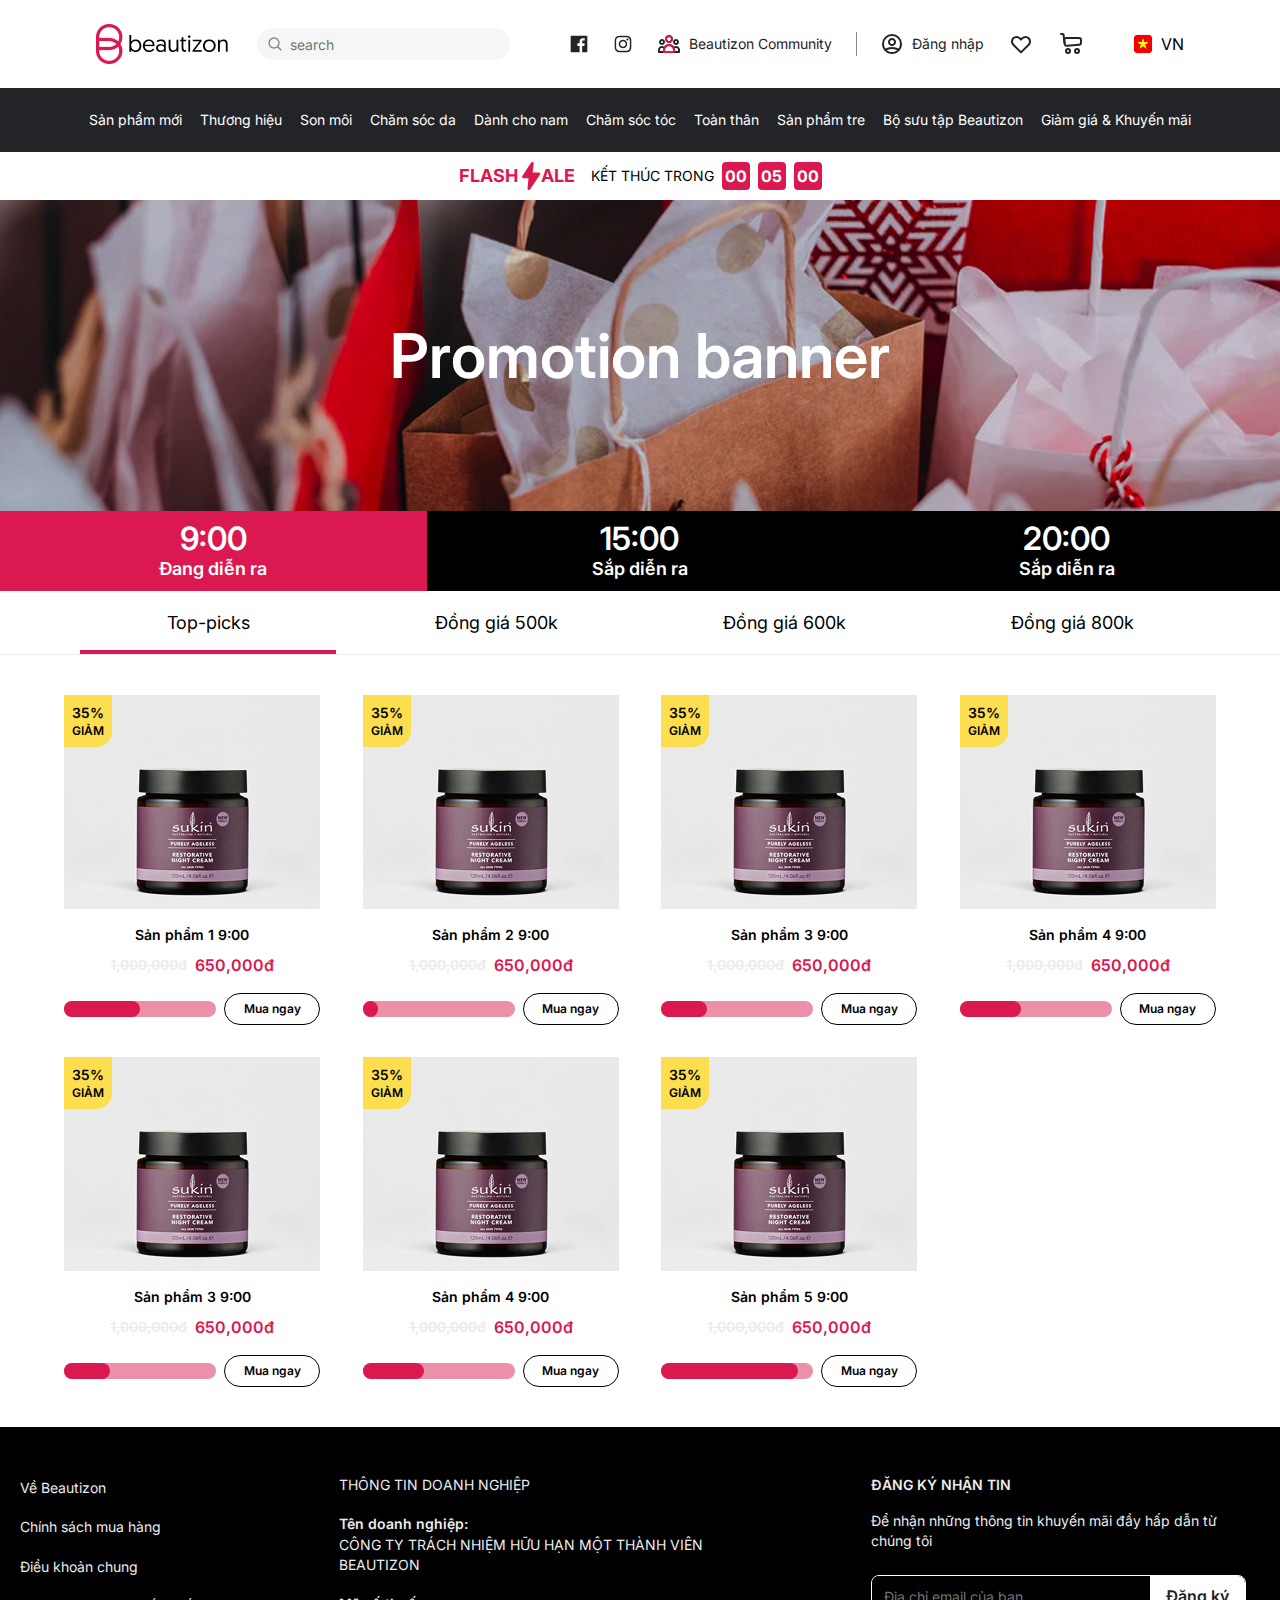
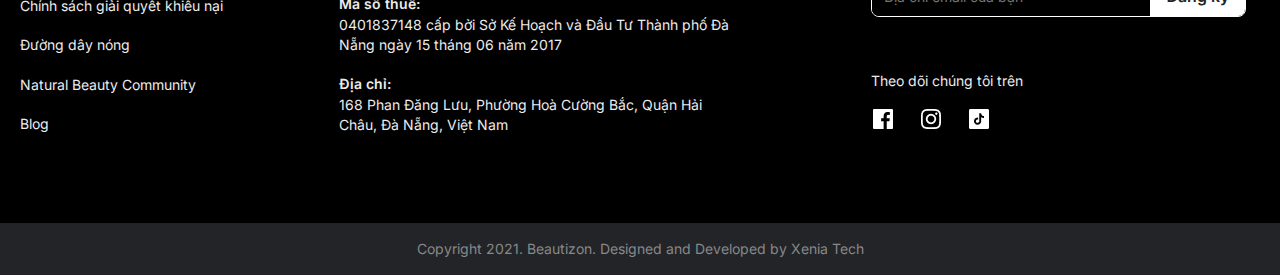
<file: flashsale.html>
<!DOCTYPE html>
<html lang="en">
<head>
    <meta charset="UTF-8">
    <meta name="viewport" content="width=device-width, initial-scale=1.0">
    <title>Flash sale</title>
    <link rel="stylesheet" href="https://unpkg.com/swiper@9/swiper-bundle.min.css"/>
    <link rel="stylesheet" href="assets/css/style.css">
    <link rel="stylesheet" href="assets/css/flashsale.css">
    <link rel="stylesheet" href="assets/css/common.css">
    <link rel="stylesheet" href="assets/css/slider.css">
    <link rel="stylesheet" href="https://cdnjs.cloudflare.com/ajax/libs/font-awesome/6.5.0/css/all.min.css">

</head>
<body>
<header class="header">
        <div class="container-header header-bar">
            <div class="logo">
                <a href="index.html"><img src="assets/icons/Logo.png" alt="Beautizon"></a>
            </div>
            <form class="search-field">
                <input id ="search" type="search" placeholder="search">
            </form>
            <div class="menu">
                <a class="menu-item facebook" href="#"><img src="assets/icons/facebook.svg" alt="Facebook"></a>
                <a class="menu-item instagram" href="#"><img src="assets/icons/instagram.svg" alt="Twitter"></a>
                <a class="menu-item text" href="#"><img src="assets/icons/user-group.svg" alt="">Beautizon Community</a>
                <div class="menu-item text keep-mobile">
                    <a class="login-toggle-js">
                        <img src="assets/icons/user-circle.svg">Đăng nhập
                    </a>
                    <div class="login-dropdown-js">
                        <div class="login-header-mobile">
                            <span class="login-title-mobile">Log in</span>
                            <button class="login-close-js"><img src="assets/icons/Shop/x.svg" alt="Close"></button>
                        </div>
                        <div class="login-title">Good morning!</div>
                        <div class="login-content note">Sign in for a more personalized experienc</div>
                        <form class="login-form">
                            <div class="field">
                                <input class="login-field" type="email" placeholder="" required>
                                <div class="labelline">Email address</div>
                            </div>
                            <div class="password-wrapper">
                                <div class="field">
                                    <input class="login-field" type="password" minlength="6" maxlength="12"  placeholder="" required>
                                    <div class="labelline">Password (6 to 12 characters)</div>
                                    <a class="forgot-account">Forgot?</a>
                                </div>
                            </div>
                            <button class="btn-primary">Log in</button>
                            <hr>
                        </form>
                        <div class="login-content new">New to Beautizon?</div>
                        <button class="btn-outline">Sign up</button>
                    </div>
                    
                    <div class="user-dropdown-js">
                        <div class="user-mobile">
                            <div class="user-title">Good morning, Selena!</div>
                            <button class="login-close-js"><img src="assets/icons/Shop/x.svg" alt="Close"></button>
                        </div>
                        <ul>
                            <li><a href="">Recent orders</a></li>
                            <li><a href="">My Loves</a></li>
                            <li><a href="account.html">Account Settings</a></li>
                            <li><a href="">My Reviews</a></li>
                            <li><a id="doLogout">Log out</a></li>                            
                        </ul>
                    </div>

                    <div class="signup-popup-js">      
                        <div class="signup-header">
                            <span>Create an Account</span>
                            <button class="signup-close-js"><img src="assets/icons/Shop/x.svg" alt="Close"></button>
                        </div>
                        <hr>
                        <div class="signup-content">Join the Beautizoner loyalty program. Earn points, redeem rewards, and more.</div>
                        <form class="signup-info">
                            <div class="signup-name">
                                <div class="field">
                                    <input class="field-form" type="text" placeholder="" required>
                                    <div class="labelline">First Name*</div>
                                </div>
                                <div class="field">
                                    <input class="field-form" type="text" placeholder="" required>
                                    <div class="labelline">Last Name*</div>
                                </div>
                            </div>
                            <div class="field">
                                <input class="field-form" type="email" placeholder="" required>
                                <div class="labelline">Email address</div>
                            </div>
                            <div class="field">
                                <input class="field-form" type="password" minlength="6" maxlength="12"  placeholder="" required>
                                <div class="labelline">Password (6 to 12 characters)</div>
                            </div>
                            <div class="field">
                                <input class="field-form" type="tel" placeholder="">
                                <div class="labelline">Phone number(optional)</div>
                            </div>
                            <div class="signup-content">Enter your birthdate to receive a free gift every year.</div>
                            <div class="signup-birthday">
                                <select class="field-form" id="day" required>
                                    <option value="" selected hidden>Day</option>
                                </select>
                                <select class="field-form" id="month" required>
                                    <option value="" selected hidden>Month</option>
                                </select>
                            </div>
                            <button class="btn-primary">Join Now</button>
                        </form>
                        <p class="signup-note">
                            By clicking “Join Now” you acknowledge that you are agree to Beautizon’s 
                            <span class="highlight-red">Policy, Terms of Use, Beauty Insider Terms</span>, 
                            and to automatically receive Beautizon offers and notifications via email.
                            <br><br> 
                            Beautizon uses Google ReCaptcha and by registering, users are subject to Google’s 
                             <span class="highlight-red">privacy policy</span>
                             & 
                             <span class="highlight-red">terms</span>.
                        </p>
                    </div>
                </div>
                <div class="login-overlay-js"></div>
                <div class="signup-overlay-js"></div>
                <button class="menu-item btn-icon heart"><img src="assets/icons/menu item heart.svg" alt="Icon" class="icon"></button>
                <button class="menu-item btn-icon cart"><img src="assets/icons/menu item cart.svg" alt="Icon" class="icon"></button>
            </div>
            <span class="menu-item lang"><img src="assets/icons/VNflag.png" alt="">VN</span>
        </div>
    </header>
    <nav class="header-nav">
        <ul class="nav-list">
            <li class="has-sub">
                <a href="#" class="nav-link">Sản phẩm mới
                    <img class="chev" src="assets/icons/pointer.svg">    
                </a>
                <div class="dropdown mega">
                    <ul class="mega-cats">
                        <li><a href="#">New makeup</a></li>
                        <li><a href="#">New skincare</a></li>
                        <li><a href="#">New hair</a></li>
                    </ul>

                    <div class="mega-banners">
                        <a class="banner-card" href="#"><img src="assets/icons/banner.png" alt="Related Banner"></a>
                        <a class="banner-card" href="#"><img src="assets/icons/banner.png" alt="Related Banner"></a>
                        <a class="banner-card" href="#"><img src="assets/icons/banner.png" alt="Related Banner"></a>
                    </div>
                </div>
            </li>
            <li class="has-sub">
                <a href="#" class="nav-link">Thương hiệu
                    <img class="chev" src="assets/icons/pointer.svg">    
                </a>
                <div class="dropdown mega">
                    <ul class="mega-cats">
                        <li><a href="#">Antipodes</a></li>
                        <li><a href="#">Sukin</a></li>
                        <li><a href="#">Natio</a></li>
                        <li><a href="#">Andalou</a></li>
                        <li><a href="#">Vitaman</a></li>
                    </ul>

                    <div class="mega-banners">
                        <a class="banner-card" href="#"><img src="assets/icons/banner.png" alt="Related Banner"></a>
                        <a class="banner-card" href="#"><img src="assets/icons/banner.png" alt="Related Banner"></a>
                        <a class="banner-card" href="#"><img src="assets/icons/banner.png" alt="Related Banner"></a>
                    </div>
                </div>
            </li>
            <li class="has-sub">
                <a href="#" class="nav-link">Son môi
                
                </a>
            </li>
            <li class="has-sub"> 
                <a href="#" class="nav-link">Chăm sóc da
                    <img class="chev" src="assets/icons/pointer.svg">
                </a>
                <div class="dropdown mega">
                    <div class="mega-col">
                        <div>Shop by concerns</div>
                        <ul>
                            <li><a href="#">Acne & Blemishes</a></li>
                            <li><a href="#">Anti-Aging</a></li>
                            <li><a href="#">Dark Spots</a></li>
                            <li><a href="#">Pores</a></li>
                            <li><a href="#">Dryness</a></li>
                            <li><a href="#">Fine Lines & Wrinkles</a></li>
                            <li><a href="#">Dullness/Uneven Texture</a></li>
                        </ul>
                    </div>

                    <div class="mega-col">
                        <div>Moisturizers</div>
                        <ul>
                            <li><a href="#">Night Creams</a></li>
                            <li><a href="#">Face Oils</a></li>
                            <li><a href="#">Mists & Essences</a></li>
                            <li><a href="#">BB & CC Creams</a></li>
                        </ul>
                    </div>

                    <div class="mega-col">
                        <div>Cleansers</div>
                        <ul>
                            <li><a href="#">Face Wash & Cleansers</a></li>
                            <li><a href="#">Exfoliators</a></li>
                            <li><a href="#">Makeup Removers</a></li>
                            <li><a href="#">Face Wipes</a></li>
                            <li><a href="#">Toners</a></li>
                        </ul>
                    </div>

                    <div class="mega-col">
                        <div class="mega-box">
                            <div>Treatments</div>
                            <ul>
                                <li><a href="#">Face Serums</a></li>
                                <li><a href="#">Blemish & Acne Treatments</a></li>
                                <li><a href="#">Facial Peels</a></li>
                            </ul>
                        </div>

                        <div class="mega-box">
                            <div>Eye Care</div>
                            <ul>
                                <li><a href="#">Eye Creams & Treatments</a></li>
                                <li><a href="#">Eye Masks</a></li>
                            </ul>
                        </div>
                    </div>

                    <div class="mega-col">
                        <div>Masks</div>
                        <ul>
                            <li><a href="#">Face Masks</a></li>
                            <li><a href="#">Sheet Masks</a></li>
                        </ul>
                    </div>
                </div>
            </li>
            
            <li class="has-sub">
                <a href="#" class="nav-link">Dành cho nam
                    <img class="chev" src="assets/icons/pointer.svg">
                </a>
                <div class="dropdown mega">
                    <ul class="mega-cats">
                        <li><a href="#">Cleanser</a></li>
                        <li><a href="#">Moisturiser</a></li>
                        <li><a href="#">Shaving Gel</a></li>
                        <li><a href="#">Shampoo Conditioner</a></li>
                        <li><a href="#">Scrubs</a></li>
                        <li><a href="#">Masks</a></li>
                    </ul>

                    <div class="mega-banners">
                        <a class="banner-card" href="#"><img src="assets/icons/banner.png" alt="Related Banner"></a>
                        <a class="banner-card" href="#"><img src="assets/icons/banner.png" alt="Related Banner"></a>
                        <a class="banner-card" href="#"><img src="assets/icons/banner.png" alt="Related Banner"></a>
                    </div>
                </div>
            </li>
            <li class="has-sub">
                <a href="#" class="nav-link">Chăm sóc tóc
                    <img class="chev" src="assets/icons/pointer.svg">
                </a>
                <div class="dropdown mega">
                    <div class="mega-left">
                        <div class="mega-col">
                            <div>Shop by concerns</div>
                            <ul>
                                <li><a href="#">Damaged Hair</a></li>
                                <li><a href="#">Dryness</a></li>
                                <li><a href="#">Frizz</a></li>
                                <li><a href="#">Scalp Care</a></li>
                                <li><a href="#">Volume</a></li>
                                <li><a href="#">Fine Color Care & Wrinkles</a></li>
                            </ul>
                        </div>

                        <div class="mega-col">
                            <div>Shampoo & Conditioner</div>
                            <ul>
                                <li><a href="#">Shampoo</a></li>
                                <li><a href="#">Conditioner</a></li>
                                <li><a href="#">Scalp Scrub</a></li>
                            </ul>
                        </div>
                    </div>
                    <div class="mega-banners">
                        <a class="banner-card" href="#"><img src="assets/icons/banner.png" alt="Related Banner"></a>
                        <a class="banner-card" href="#"><img src="assets/icons/banner.png" alt="Related Banner"></a>
                    </div>
                </div>
            </li>
            <li class="has-sub">
                <a href="#" class="nav-link">Toàn thân
                    <img class="chev" src="assets/icons/pointer.svg">
                </a>
                <div class="dropdown mega">
                    <div class="mega-left">
                        <div class="mega-col">
                            <div>Bath & Shower</div>
                            <ul>
                                <li><a href="#">Body Wash & Shower Gel</a></li>
                                <li><a href="#">Scrub & Exfoliants</a></li>
                                <li><a href="#">Hand Sanitizer & Hand Soap</a></li>
                                <li><a href="#">Body Moisturizers</a></li>
                                <li><a href="#">Body Lotions & Body Oils</a></li>
                                <li><a href="#">Hand Cream & Foot Cream</a></li>
                            </ul>
                        </div>

                        <div class="mega-col">
                            <div>Skin types</div>
                            <ul>
                                <li><a href="#">Oily skin</a></li>
                                <li><a href="#">Dry Skin</a></li>
                                <li><a href="#">Combination skin</a></li>
                                <li><a href="#">Normal skin</a></li>
                            </ul>
                        </div>
                    </div>
                    <div class="mega-banners">
                        <a class="banner-card" href="#"><img src="assets/icons/banner.png" alt="Related Banner"></a>
                        <a class="banner-card" href="#"><img src="assets/icons/banner.png" alt="Related Banner"></a>
                    </div>
                </div>
            </li>
            <li class="has-sub">
                <a href="#" class="nav-link">Sản phẩm tre
                    <img class="chev" src="assets/icons/pointer.svg">
                </a>
                <div class="dropdown mega">
                    <div class="mega-left">
                        <div class="mega-col">
                            <div>Bath & Shower</div>
                            <ul>
                                <li><a href="#">Body Wash & Shower Gel</a></li>
                                <li><a href="#">Scrub & Exfoliants</a></li>
                                <li><a href="#">Hand Sanitizer & Hand Soap</a></li>
                                <li><a href="#">Body Moisturizers</a></li>
                                <li><a href="#">Body Lotions & Body Oils</a></li>
                                <li><a href="#">Hand Cream & Foot Cream</a></li>
                            </ul>
                        </div>

                        <div class="mega-col">
                            <div>Skin types</div>
                            <ul>
                                <li><a href="#">Oily skin</a></li>
                                <li><a href="#">Dry Skin</a></li>
                                <li><a href="#">Combination skin</a></li>
                                <li><a href="#">Normal skin</a></li>
                            </ul>
                        </div>
                    </div>
                    <div class="mega-banners">
                        <a class="banner-card" href="#"><img src="assets/icons/banner.png" alt="Related Banner"></a>
                        <a class="banner-card" href="#"><img src="assets/icons/banner.png" alt="Related Banner"></a>
                    </div>
                </div>
            </li>
            <li class="has-sub"> 
                <a href="#" class="nav-link">Bộ sưu tập Beautizon
                    <img class="chev" src="assets/icons/pointer.svg">
                </a>
                <div class="dropdown mega">
                    <div class="mega-left">
                        <div class="mega-col">
                            <div>Bath & Shower</div>
                            <ul>
                                <li><a href="#">Body Wash & Shower Gel</a></li>
                                <li><a href="#">Scrub & Exfoliants</a></li>
                                <li><a href="#">Hand Sanitizer & Hand Soap</a></li>
                                <li><a href="#">Body Moisturizers</a></li>
                                <li><a href="#">Body Lotions & Body Oils</a></li>
                                <li><a href="#">Hand Cream & Foot Cream</a></li>
                            </ul>
                        </div>

                        <div class="mega-col">
                            <div>Skin types</div>
                            <ul>
                                <li><a href="#">Oily skin</a></li>
                                <li><a href="#">Dry Skin</a></li>
                                <li><a href="#">Combination skin</a></li>
                                <li><a href="#">Normal skin</a></li>
                            </ul>
                        </div>
                    </div>
                    <div class="mega-banners">
                        <a class="banner-card" href="#"><img src="assets/icons/banner.png" alt="Related Banner"></a>
                        <a class="banner-card" href="#"><img src="assets/icons/banner.png" alt="Related Banner"></a>
                    </div>
                </div>
            </li>
            <li class="has-sub">
                <a href="#" class="nav-link">Giảm giá & Khuyến mãi
                    <img class="chev" src="assets/icons/pointer.svg">
                </a>
                <div class="dropdown mega">
                    <div class="mega-left">
                        <div class="mega-col">
                            <div>Bath & Shower</div>
                            <ul>
                                <li><a href="#">Body Wash & Shower Gel</a></li>
                                <li><a href="#">Scrub & Exfoliants</a></li>
                                <li><a href="#">Hand Sanitizer & Hand Soap</a></li>
                                <li><a href="#">Body Moisturizers</a></li>
                                <li><a href="#">Body Lotions & Body Oils</a></li>
                                <li><a href="#">Hand Cream & Foot Cream</a></li>
                            </ul>
                        </div>

                        <div class="mega-col">
                            <div>Skin types</div>
                            <ul>
                                <li><a href="#">Oily skin</a></li>
                                <li><a href="#">Dry Skin</a></li>
                                <li><a href="#">Combination skin</a></li>
                                <li><a href="#">Normal skin</a></li>
                            </ul>
                        </div>
                    </div>
                    <div class="mega-banners">
                        <a class="banner-card" href="#"><img src="assets/icons/banner.png" alt="Related Banner"></a>
                        <a class="banner-card" href="#"><img src="assets/icons/banner.png" alt="Related Banner"></a>
                    </div>
                </div>
            </li>
        </ul>
    </nav>
    <div class="wrap">
        <div class="fs-topbar-js" data-seconds="10800">
            <span class="fs-logo">
                <span>FLASH&nbsp;</span>
                <img class="fs-ic" src="assets/icons/Flash sale/flash sale.svg" alt="">
                <span>ALE</span>
            </span> 
            <div class="fs-count">
                <span class="fs-text">KẾT THÚC TRONG</span>

                <span class="fs-timeboxes">
                    <span class="cd-box"><b class="h">00</b></span>
                    <span class="cd-box"><b class="m">00</b></span>
                    <span class="cd-box"><b class="s">00</b></span>
                </span>
            </div>
        </div>
    </div>
    <div class="fs-banner">
        <picture>
            <source media="(max-width: 767px)" srcset="assets/images/flashsale/banner-promo-sets.png">
            <img src="assets/images/flashsale/banner.png" alt="Promotion banner">
        </picture>
        <h2 class="fs-banner-title">Promotion banner</h2>

        <div class="fs-timebar-js">
            <button class="fs-time-btn-js is-active" data-time="9">
                <h4>9:00</h4>
                <p>Đang diễn ra</p>
            </button>

            <button class="fs-time-btn-js" data-time="15">
                <h4>15:00</h4>
                <p>Sắp diễn ra</p>
            </button>

            <button class="fs-time-btn-js" data-time="20">
                <h4>20:00</h4>
                <p>Sắp diễn ra</p>
            </button>
        </div>
    </div>
    
    <section class="fs-categories">
        <div class="fs-tabs">
            <button class="cat-tab-js is-active" data-tab="top">Top-picks</button>
            <button class="cat-tab-js" data-tab="500">Đồng giá 500k</button>
            <button class="cat-tab-js" data-tab="600">Đồng giá 600k</button>
            <button class="cat-tab-js" data-tab="800">Đồng giá 800k</button>
        </div>
        <div class="fs-tabpanels">
            <section class="fs-panel-js is-active" data-tab="top">
                <div class="product-grid" id="grid-top"></div>
            </section>

            <section class="fs-panel-js" data-tab="500">
                <div class="product-grid" id="grid-500"></div>
            </section>

            <section class="fs-panel-js" data-tab="600">
                <div class="product-grid" id="grid-600"></div>
            </section>

            <section class="fs-panel-js" data-tab="800">
                <div class="product-grid" id="grid-800"></div>
            </section>
        </div>
    </section>
        
    <footer class="footer">
            <div class="footer-inner">
                <div class="footer-links">
                    <ul>
                        <li><a href="#">Về Beautizon</a></li>
                        <li><a href="#">Chính sách mua hàng</a></li>
                        <li><a href="#">Điều khoản chung</a></li>
                        <li><a href="#">Chính sách giải quyết khiếu nại</a></li>
                        <li><a href="#">Đường dây nóng</a></li>
                        <li><a href="#">Natural Beauty Community</a></li>
                        <li><a href="#">Blog</a></li>
                    </ul>
                </div>
                <div class="footer-company">
                    <span class="value">THÔNG TIN DOANH NGHIỆP</span>
                    <p>
                        <span class="label">Tên doanh nghiệp:</span>
                        <span class="value">CÔNG TY TRÁCH NHIỆM HỮU HẠN MỘT THÀNH VIÊN BEAUTIZON</span>
                    </p>
                    <p>
                        <span class="label">Mã số thuế:</span>
                        <span class="value">0401837148 cấp bởi Sở Kế Hoạch và Đầu Tư Thành phố Đà Nẵng ngày 15 tháng 06 năm 2017</span>
                    </p>
                    <p>
                        <span class="label">Địa chỉ:</span>
                        <span class="value">168 Phan Đăng Lưu, Phường Hoà Cường Bắc, Quận Hải Châu, Đà Nẵng, Việt Nam</span>
                    </p>

                </div>

                <div class="footer-subscribe">
                    <span class="label">ĐĂNG KÝ NHẬN TIN</span>
                    <span class="value">Để nhận những thông tin khuyến mãi đầy hấp dẫn từ chúng tôi</span>

                    <form class="subscribe-form">
                        <input type="email" placeholder="Địa chỉ email của bạn">
                        <button type="submit">Đăng ký</button>
                    </form>

                    <div class="socials">
                        <span>Theo dõi chúng tôi trên</span>
                        <div class="icons">
                        <a href=""><img src="assets/icons/facebook.png" alt=""></a>
                        <a href=""><img src="assets/icons/instagram.png" alt=""></a>
                        <a href=""><img src="assets/icons/tiktok.png" alt=""></a>
                        </div>
                    </div>
                </div>
            </div>
            <div class="footer-bottom">
                <p>Copyright 2021. Beautizon. Designed and Developed by Xenia Tech</p>
        </footer>
    </div>
    <nav class="mobile-tabbar">
        <a class="tab-item-js is-active" href="index.html">
            <span class="icon-wrap">
                <img src="assets/icons/home.svg" alt="Home" class="icon-default">
                <img src="assets/icons/home-active.svg" alt="Home Active" class="icon-active">
            </span>
            <span>Home</span>
        </a>

        <button class="tab-item-js shop">
            <span class="icon-wrap">
                <img src="assets/icons/shopping-bag.svg" alt="Shop" class="icon-default">
                <img src="assets/icons/shopping-bag-active.svg" alt="" class="icon-active">
            </span>
            <span>Shop</span>            
        </button>

        <a class="tab-item-js" href="#">
            <span class="icon-wrap">
                <img src="assets/icons/tag.svg" alt="Offers" class="icon-default">
                <img src="assets/icons/tag-active.svg" alt="Offers Active" class="icon-active">
            </span>
            <span>Offers</span>
        </a>

        <a class="tab-item-js" href="#">
            <span class="icon-wrap">
                <img src="assets/icons/user-group.svg" alt="Community" class="icon-default">
                <img src="assets/icons/user-group.svg" alt="Community Active" class="icon-active">
            </span>
            <span>Community</span>
        </a>

        <button class="tab-item-js me">
            <span class="icon-wrap">
                <img src="assets/icons/user-circle.svg" alt="Me" class="icon-default">
                <img src="assets/icons/user-circle-active.svg" alt="Me Active" class="icon-active">
            </span>
            <span class="me-label">Me</span>
        </button>
        </nav>
    
    <div class="popup-overlay-js"></div>
    <div class="shop-overlay-js"></div>    
    <div class="shop-sheet-js">
        <div class="shop-inner">
            <div class="shop-header">
                <span>Shop</span>
                <button class="shop-close-js"><img src="assets/icons/Shop/x.svg" alt="Close"></button>
            </div>
            <div class="shop-body">
                
                <a href="#" class="shop-item">
                    <span>Sản phẩm mới</span>
                    <img src="assets/icons/Shop/San-pham-moi.svg" atl="shop-icon">
                </a>

                <a href="#" class="shop-item">
                    <span>Son môi</span>
                    <img src="assets/icons/Shop/Son-moi.svg" atl="shop-icon">
                </a>
                
                <a href="#" class="shop-item">
                    <span>Dành cho nam</span>
                    <img src="assets/icons/Shop/Danh-cho-cam.svg" atl="shop-icon">
                </a>

                <a href="#" class="shop-item">
                    <span>Toàn thân</span>
                    <img src="assets/icons/Shop/Toan-than.svg" atl="shop-icon">
                </a>

                <a href="#" class="shop-item">
                    <span>Bộ sưu tập Beautizon</span>
                    <img src="assets/icons/Shop/Bo-suu-tap.svg" atl="shop-icon">
                </a>

                <a href="#" class="shop-item">
                    <span>Thương hiệu</span>
                    <img src="assets/icons/Shop/Thuong-hieu.svg" atl="shop-icon">
                </a>

                <a href="#" class="shop-item">
                    <span>Chăm sóc da</span>
                    <img src="assets/icons/Shop/CS-da.svg" atl="shop-icon">
                </a>

                <a href="#" class="shop-item">
                    <span>Chăm sóc tóc</span>
                    <img src="assets/icons/Shop/CS-toc.svg" atl="shop-icon">
                </a>

                <a href="#" class="shop-item">
                    <span>Sản phẩm tre</span>
                    <img src="assets/icons/Shop/SP-tre.svg" atl="shop-icon">
                </a>

                <a href="#" class="shop-item">
                    <span>Giảm giá & Khuyến mãi</span>
                    <img src="assets/icons/Shop/GG-KM.svg" atl="shop-icon">
                </a>
            </div>
        </div>
    </div>
    <script src="https://unpkg.com/swiper@9/swiper-bundle.min.js"></script>
    <script src="assets/js/slider.js"></script>
    <script src="assets/js/mock-data.js"></script>
    <script src="assets/js/script.js"></script>
</body>
</html>
</file>
<file: assets/css/style.css>
*, *::before, *::after { box-sizing: border-box; }
.header {
  position: sticky;
  top: 0;
  z-index: 5000;
}
.container-header {
  max-width: 1440px;
  width: 100%;
  margin-inline: auto;
  display: flex;
  justify-content: space-between;
  background-color: var(--neutral-white);
}
.header-bar {
  width: 100%;
  height: 88px;
  display: flex;
  align-items: center;
  justify-content: center;
  gap: 29px;
}
.header-bar .logo {
  flex-shrink: 0;
  width: 132px;
  height: 40px;
}
.search-field {
  max-width: 287px;
  height: 32px;
  margin-right: 30px;
}
#search {
  width: 100%;
  height: 32px;
  padding-left: 33px;
  border-radius: 9999px;
  border: none;
  background-color: var(--neutral-extra-light);
  font: var(--text-small);
  font-weight: 400;
  background-image: url("../icons/search.png");
  background-repeat: no-repeat;
  background-position: 8px center;
  background-size: 20px 20px;
}
.menu {
  display: flex;
  align-items: center;
  gap: 24px;
}
.menu-item {
  display: inline-flex;
  align-items: center;
  gap: 8px;
}
.menu .menu-item.text + .menu-item.text {
  position: relative;
  padding-left: 24px; 
}
.menu .menu-item.text + .menu-item.text::before {
  content: "";
  position: absolute;
  left: 0;                  
  top: 50%;
  transform: translateY(-50%);
  width: 1px;
  height: 24px;            
  background: var(--neutral-medium);
}
.menu-item.text {
  color: var(--neutral-extra-dark);
  font: var(--text-small);
  font-weight: 400;
  text-decoration: none;
  position: relative;
  white-space: nowrap;
}
.btn-icon {
  flex-shrink: 0;
  border-radius: 9999px;
  background: transparent;
  border: 1px solid transparent;
  display: grid;
  place-items: center;
  cursor: pointer;
  padding-block: 0px;
  padding-inline: 0px;
}
.login-toggle-js {
  display: inline-flex; 
  align-items: center;         
  gap: 8px;
  cursor: pointer;                  
}
.login-close-js {
  border: none;
  background: none;
  cursor: pointer;
}
.user-dropdown-js,
.login-dropdown-js {
  position: absolute;
  top: 130%;
  left: -25%;
  max-width: 350px;
  width: 100vw;
  height: auto;
  background: var(--neutral-white);
  box-shadow: 0px 4px 24px 0px rgba(9, 44, 76, 0.4);
  border-radius: 16px;
  padding: 16px;
  display: none;
  z-index: 3000;
}
.user-mobile {
  display: flex;
  justify-content: space-between;
  align-items: center;
  margin-bottom: 24px;
}
.user-title {
  font: var(--text-medium);
  font-weight: 600;
}
.user-dropdown-js ul {
  display: flex;
  flex-direction: column;
  margin: 0;
  gap: 16px;
  list-style: none;
  padding: 0;
}
.user-dropdown-js li a {
  text-decoration: none;
  font: var(--text-small);
  font-weight: 400;
  color: var(--neutral-black);
  display: block;
  width: 100%;
}
#doLogout {
  border-top: 1px solid var(--neutral-extra-light);
  padding-top: 16px;
  cursor: pointer;
}
.user-dropdown-js.is-open,
.login-dropdown-js.is-open {
   display: block;
}
.login-header-mobile {
  display: none;
}
.login-title {
  color: var(--neutral-extra-dark);
  font: var(--text-medium);
  font-weight: 600;
  margin-bottom: 8px;
}
.login-content {
  color: var(--neutral-extra-dark);
  font: var(--text-small);
  font-weight: 400;
}
.login-form {
  display: flex;
  flex-direction: column;
  margin-top: 24px;
  gap: 16px;
}
.field-form,
.login-field {
  width: 100%;
  height: 48px;
  border-radius: 8px;
  border: 1px solid var(--neutral-medium); 
  padding: 14px;
  font: var(--text-small);
  align-items: center;
}
.field {
  position: relative;
}
.labelline {
  position: absolute;
  height: auto;
  top: 14px;
  left: 14px;
  color: var(--neutral-medium);
  pointer-events: none;
  transition: 0.2s;
}
.field input:focus + .labelline,
.field input:not(:placeholder-shown) + .labelline {
  top: 6px;
  font: var(--text-xsmall);
}
.field input:focus,
.field input:not(:placeholder-shown) {
  padding-top: 30px;
}
.password-wrapper {
  margin-bottom: 10px;
}
.forgot-account {
  position: absolute;
  right: 8px;
  top: 50%;
  transform: translateY(-50%);
  font: var(--text-small);
  font-weight: 400;
  cursor: pointer;
}
.login-form hr {
  width: 100%;
  border-top: 1px solid var(--neutral-light);
  margin: 0;
}
.login-content.new {
  font-weight: 600;
  margin: 16px auto; 
  text-align: center;
}
.btn-outline {
  width: 100%;
  height: 40px;
  border-radius: 20px;
  border: 2.3px solid var(--neutral-extra-dark);
  background: var(--neutral-white);
  font: var( --text-normal);
  color: var(--neutral-extra-dark);
  font-weight: 600;
  cursor: pointer;
}
.signup-popup-js {
  max-width: 416px;
  width: 100vw;
  height: fit-content;
  margin: auto;
  position: fixed;
  inset: 0;
  display: grid;
  place-content: center;
  justify-items: center;
  z-index: 2001;
  opacity: 0;
  visibility: hidden;
  transition: opacity .25s ease, visibility .25s ease;
  padding: 16px;
  background: var(--neutral-white);
  border-radius: 16px;
  white-space: normal;
}
.signup-header {
  display: flex;
  width: 100%;
  justify-content: space-between;
}
.signup-header span {
  font: var(--text-medium);
  font-weight: 600;
  color: var(--neutral-extra-dark);
  flex: 1;
  text-align: center;
}
.signup-close-js {
  border: 0;
  border-radius: 999px;
  cursor: pointer;
  background-color: var(--neutral-white);
  padding: 0;
}
.signup-popup-js hr {
  width: calc(100% + 32px);
  border: none;
  border-top: 1px solid var(--neutral-light);
  margin: 16px -16px;
}
.signup-content {
  font: var(--text-small);
  font-weight: 600;
}
.signup-info {
  display: flex;
  flex-direction: column;
  width: 100%;
  margin: 16px auto;
  gap: 16px;
}
.signup-name {
  display: flex;
  justify-content: space-between;
  gap: 16px;
  height: 48px;
}
.signup-name .field { 
  flex:1; 
}
.signup-birthday .field-form {
  width: 100%;
  border-radius: 8px;
  padding: 14px;
  border: 1px solid var(--neutral-medium); 
  font: var(--text-small);
}
select:focus,
input:focus {
  border-color: var(--neutral-extra-dark); 
  outline: none;    
  font: var(--text-small);
}
.signup-info .signup-content {
  margin-top: 8px;
  margin-bottom: -8px;
}
.signup-birthday {
  display: flex;
  gap: 16px;
}
select:invalid {
  font: var(--text-small);

}
.signup-note {
  font: var(--text-xsmall);
  margin-top: 16px;
  margin-bottom: 0;
}
form.submitted input:invalid,
form.submitted select:invalid  {
  border: 1px solid var(--red);
}
.lang {
  gap: 8px;
  padding-left: 20px;
}
.header-nav {
  background-color: var(--neutral-extra-dark);
  max-width: 1440px;
  width: 100%;
  height: 64px;
  display: flex;
  justify-content: center;
  margin-inline: auto;
}
.header-nav .nav-list {
  width: 100%;
  height: 100%;
  padding: 0;
  display: flex;
  align-items: center;
  justify-content: center;
  gap: 18px;
  list-style: none;
  margin: 0 auto;
  white-space: nowrap;
  position: relative;
}
.header-nav .nav-list a {
  display: inline-flex;
  align-items: center;
  color: var(--neutral-white);
  font: var(--text-small);
  font-weight: 400;
  text-decoration: none;
  position: relative;
}
.is-hidden {
  display: none;
} 
.has-sub {
  height: 100%;
  display: flex;
  justify-content: center;
}
.has-sub .chev {
  position: absolute;
  bottom: 0px;
  left: 50%;
  opacity: 0;
  visibility: hidden;
  pointer-events: none; 
}
.has-sub:hover .chev  {
  opacity: 1; 
  visibility: visible;
}
.has-sub .dropdown {
  position: absolute;
  background: var(--neutral-white);
  opacity: 0;
  visibility: hidden;
  left: 0;
  top: 64px;
  z-index: 3000;
  max-width: 1440px;
  width: 100vw;
}
.has-sub:hover .dropdown {
  opacity: 1; 
  visibility: visible;
}
.dropdown.mega {
  display: flex;
  justify-content: space-between;
  padding: 32px 160px;
}
.mega-cats {
  display: flex;
  flex-direction: column;
  padding: 0;
  gap: 12px;
}
.mega-cats li {
  list-style: none;
}
.mega-cats li a:hover {
  text-decoration: underline;
}
.mega-cats li a {
  font: var(--text-small);
  color: var(--neutral-black) !important;
  font-weight: 600 !important;
}
.mega-banners {
  display: flex;
  gap: 32px;
}
.mega-banners img {
  height: 208px;
  margin: 0;
}
.mega-col {
  display: flex;
  flex-direction: column;
  padding: 0;
  min-width: 190px;
}
.mega-box > div,
.mega-col > div { 
  font: var(--text-small);
  font-weight: 600;
  padding-bottom: 12px;
}
.mega-col ul {
  padding: 0;
  list-style: none;
}
.mega-col li {
  padding-bottom: 12px;
}
.mega-col li a {
  color: var(--neutral-black) !important;
}
.mega-col li a:hover {
  text-decoration: underline;
}
.mega-left {
  display: flex;
  flex-direction: row;
  gap: 40px
}
.promo-banner {
  background-color: var(--red);
  max-width: 1440px;
  width: 100%;
  height: 48px;
  margin: 0 auto;
  text-align: center;
  font: var(--text-small);
}
.promo-banner p {
  margin: 0;
  height: 100%;
  display: inline-flex;
  align-items: center;
  color: var(--neutral-white);
  font-weight: 400;
}
.promo-banner a {
  color: var(--neutral-white);
  font-weight: 600;
  text-decoration: underline;
}
.content {
  max-width: 1440px;
  width: 100%;
  margin: 0 auto;
  background-color: var(--neutral-white);
}
.top-banner {
  position: relative;
  width: 100%;
  max-width: 1440px;
  margin: 0 auto;
  display: flex;
  align-items: center;
  justify-content: center;
}
.top-banner img {
  width: 100%;
  height: auto;
}
.top-banner .arrow {
  position: absolute;
  top: 50%;
  transform: translateY(-50%);
  background-color: var(--neutral-white);
  color: rgba(226, 226, 226, 1);
  border: none;
  border-radius: 50%;
  width: 64px;
  height: 64px;
  display: flex;
  align-items: center;
  justify-content: center;
  cursor: pointer;
  box-shadow: 0px 6px 16px 0px rgba(0, 0, 0, 0.1);
}
.top-banner .arrow.left {
  left: 16px;
}
.top-banner .arrow.right {
  right: 16px;
}
.top-banner .buy-now {
  position: absolute;
  background-color: var(--btn-default);
  width: 159px;
  height: 40px;
  color: var(--neutral-white);
  font: var(--text-normal);
  font-weight: 600;
  border: none;
  border-radius: 24px;
  cursor: pointer;
  left: 11%;
  top: 75%;
}
.buy-now:hover {
  background-color: var(--btn-hover);
}
.product-info {
  width: 100%;
  height: 100%;
  display: flex;
  flex-direction: column;
  align-items: center;
  justify-content: center;
  margin: 16px 0;
}
.product-info p {
  margin: 0;
  font: var(--text-small);
  font-weight: 400;
  color: rgba(0, 0, 0, 1);
}
.product-info .label{
  margin: 0 0 4px;
  font-weight: 600;
  text-align: center;
  margin-bottom: 8px;
}
.product-info .description{
  margin: 0;
  text-align: center;    
}
.swiper-pagination {
  display: none;
}
.benefit {
  max-width: 1120px;
  width: 100%;
  height: 388px;
  margin: 0 auto;
  margin-bottom: 80px;
  display: flex;
  justify-content: flex-start;
  align-items: center;
  flex-direction: column;
}
.benefit-bar {
  width: 100%;
  min-height: 128px;
  padding: 0;
  display: flex;
  align-items: center;
  justify-content: center;
  gap: 88px;
  background-color: var(--neutral-extra-dark);
  position: relative;
}
.benefit-bar::before,
.benefit-bar::after {
  content: "";
  position: absolute;
  left: 50%;
  transform: translateX(-50%);
  width: 1220px;  
  height: 2px;
  background: var(--neutral-white);
}
.benefit-bar::before { 
  top: 12px; 
}
.benefit-bar::after  { 
  bottom: 12px; 
}
.benefit-item { 
  display: flex; 
  align-items: center; 
  gap: 10px; 
  color: var(--neutral-white);
  max-width: 210px; 
  font-weight: 600;
  font: var(--text-small);
}
.benefit-banner {
  width: 100%;
  height: 100%;
  display: flex;
  align-items: flex-end;
  justify-content: space-between;
}
.banner-bar {
  position: relative;
}
.banner-bar::after {
  content: "";                        
  position: absolute;
  inset: 0;                           
  background-color: rgba(0, 0, 0, 0.2); 
  pointer-events: none;            
}
.banner-bar img {
  display: block;
  width: 544px;
  height: 228px;
  object-fit: none;
}
.banner-bar h4 {
  position: absolute;
  top: 50%;
  left: 50%;
  transform: translate(-50%, -50%);
  color: var(--neutral-white);
  font-weight: 600;
  margin: 0;
  z-index: 100;
}
.experts {
  max-width: 1162px;
  width: 100%;
  margin: 0 auto;
  margin-bottom: 80px;
}
.experts h3 {
  text-align: center;
  margin: 0;
  margin-bottom: 32px;
  font-weight: 600;
}
.expert-list {
  display: flex;
  align-items: center;
  justify-content: space-around;
}
.footer {
  max-width: 1440px;
  width: 100%;
  height: 448px;
  margin: 0 auto;
  background-color: var(--neutral-black);
  color: var(--neutral-light);
}
.footer-inner {
  width: 100%;
  margin: 0 auto;
  padding: 48px 20px 88px;
  display: grid;
  grid-template-columns: 25.7% 42.9% 31.4%;
  align-items: start;
  justify-content: center;
}
.footer-links {
  height: 260px;
  width: 100%;
}
.footer-company {
  height: 260px;
  width: 100%;
  padding-right: 128px;
} 
.footer-links ul {
  display: flex;
  flex-direction: column;
  justify-content: space-between;
  height: 100%;
  list-style: none;
  padding: 0; 
  margin: 0;
}
.footer-links a {
  text-decoration: none;
  color: var(--neutral-light);
  font: var(--text-small);
  font-weight: 400;
}
.footer-company .value {
  display: block;
  font: var(--text-small);
  font-weight: 400;
}
.footer-company .label {
  font-weight: 600 !important;
  font: var(--text-small);
}
.footer-subscribe .label {
  display: block;
  font: var(--text-small);
  font-weight: 600;
  margin-bottom: 16px;
}
.footer-subscribe .value {
  display: block;
  font: var(--text-small);
  font-weight: 400;
  margin-bottom: 24px;
}
.subscribe-form {
  display: flex;
  margin-bottom: 16px;
  overflow: hidden;
  border: 1px solid var(--neutral-white);
  border-radius: 8px;
  max-width: 375px;
}
.subscribe-form input {
  flex: 1;
  height: 40px;
  min-width: 90px;
  border: none;
  background-color: var(--neutral-black);
  color: var(--neutral-white); 
  padding: 0 12px;
  font: var(--text-small);
  font-weight: 400;
  outline: none;
}
.subscribe-form button {
  flex-shrink: 0;
  height: 40px;
  padding: 0 16px;
  border: none;
  background: var(--neutral-white);
  color: var(--neutral-extra-dark);
  font-weight: 600 !important;
  font: var(--text-normal);
  cursor: pointer;
}
.subscribe-form:focus-within {
  border: 3px solid var(--neutral-white);
}
.socials {
  margin-top: 54px;
}
.socials span {
  display: block;
  font: var(--text-small);
  font-weight: 400;
  color: var(--neutral-light);
}
.socials .icons {
  display: flex;
  gap: 24px;
  margin-top: 16px;
}
.socials img {
  width: 24px;
  height: 24px;
  display: block;
}
.footer-bottom {
  max-width: 1440px;
  width: 100%;
  height: 52px;
  background-color: var(--neutral-extra-dark);
  display: flex;
  align-items: center;
  justify-content: center;
}
.mobile-tabbar { 
  display: none; 
}
.tab-item-js {
  border: none;
  background: none;
  padding: 0;
  height: 100%;
}
.footer-bottom p {
  margin: 0;
  font: var(--text-small) !important;
  font-weight: 400;
  color: var(--neutral-medium);
}
.login-overlay-js,
.signup-overlay-js,
.shop-overlay-js, 
.popup-overlay-js {
  position: fixed;
  inset: 0;
  background: rgba(0, 0, 0, 0.4);
  z-index: 2000;
  opacity: 0;
  visibility: hidden;
  transition: opacity .25s ease, visibility .25s ease;
}
.shop-overlay-js{
  bottom: 60px;
  z-index: 6000;
  display: none;
}
.popup-overlay-js {
  z-index: 7000;
}
.popup-modal-js {
  position: fixed;
  inset: 0;
  display: grid;
  place-content: center;
  z-index: 7001;
  opacity: 0;
  visibility: hidden;
  transition: opacity .25s ease, visibility .25s ease;
  padding: 24px 16px;
}
.popup-inner-js {
  display: grid;
  grid-template-columns: minmax(0, 1fr) max-content;
  align-items: stretch;
  max-width: 544px;
  max-height: 448px;
  background: var(--neutral-white);
  border-radius: 16px;
  overflow: hidden;
  transform: translateY(12px);
  transition: transform .28s ease;
  position: relative;
}
.popup-left-js {
  padding: 24px 16px;
  display: flex;
  flex-direction: column;
}
.popup-left-js h4 {
  margin: 0;
  display: flex;
  align-items: center;
  text-align: center;
}
.popup-left-js p {
  font: var(--text-xsmall);
  text-align: center;
  margin-top: 8px;
  margin-bottom: 0;
}
.popup-form-js {
  display: flex;
  flex-direction: column;
  margin-top: 24px;
  gap: 16px;
}
.popup-form-js input {
  height: 48px;
  padding: 14px;
  border-radius: 8px;
  border: 1px solid var(--neutral-medium);
  outline: none;
  font: var(--text-small);
  color: var(--neutral-medium); 
}
.btn-primary {
  width: 100%;
  height: 40px;
  border-radius: 20px;
  border: none;
  background: var(--neutral-extra-dark);
  font: var( --text-normal);
  color: var(--neutral-white);
  font-weight: 600;
  cursor: pointer;
}
.popup-note-js {
  text-align: start !important;
  margin-top: 24px !important;
}
.highlight-red {
  color: rgba(219, 25, 81, 1);
}
.popup-right-js img {
  width: 256px !important;
  height: 448px;
  object-fit: cover;
  display: block;
}
.popup-close-js {
  position: absolute;
  top: 12px;
  right: 12px;
  border: 0;
  width: 32px;
  height: 32px;
  border-radius: 999px;
  cursor: pointer;
  background: var(--neutral-white);
  display: grid;
  place-items:center;
  padding: 0;
}
.popup-close-js img{
  width: 24px;
  height: 24px;
  display: block;                     
}
.signup-overlay-js.is-open,
.popup-overlay-js.is-open,
.shop-overlay-js.is-open,
.signup-popup-js.is-open,
.popup-modal-js.is-open {
  opacity: 1;
  visibility: visible;
}
.signup-popup-js.is-open,
.popup-modal-js.is-open .popup-inner-js {
  transform: translateY(0);
}
body.modal-open {
  overflow: hidden;  
  position: fixed;
  width: 100%;
}
.shop-inner {
  max-width: 100vw;
  height: auto;
  display: flex;
  flex-direction: column;
  align-items: center;
  background: var(--neutral-white);
  border-top-left-radius: 16px;
  border-top-right-radius: 16px;
  position: fixed;
  left: 0;
  right: 0;
  bottom: 56px;
  z-index: 6000;
  transition: transform .3s ease;
  display: none;
}
@media (min-width: 768px) and (max-width: 1024px) {
   html, body {
    overflow-y: auto;             
    overflow-x: hidden;           
  }
  .header {
    position: fixed;
    width: 100%;
  }
  .header-bar {
    gap: unset;
    padding: 0 10px;
    height: 72px;
  }
  .search-field {
    max-width: 200px;
    margin: 0 10px;
  }
  #search {
    width: 100%;
    height: 32px;
  }
  .menu {
    gap: 10px;
  }
  .menu .menu-item.text + .menu-item.text {
    padding-left: 0px;
  }
  .menu .menu-item.text + .menu-item.text::before {
    display:  none;
  }
  .facebook, .instagram, .lang{
    display: none;
  }
  .header-nav {
    height: 60px;                 
    display: flex;
    justify-content: flex-start;
    margin-top: 72px;
  }
  .header-nav .nav-list {
    width: 100%;
    overflow-x: auto;           
    display: flex;
    justify-content: flex-start;
    padding: 0 16px 6px;      
    gap: 18px;
    overflow-y: hidden;                   
  }
  .header-nav .nav-list::-webkit-scrollbar {
    display: block;    
    height: 7px;
  }
  .header-nav .nav-list::-webkit-scrollbar-track {
    background: rgba(255,255,255,.15);
  }
  .header-nav .nav-list::-webkit-scrollbar-thumb {
    background: rgba(255,255,255,.55);
    border-radius: 4px;
  }
  .has-sub {
    height: fit-content;
  }
  .header-nav .nav-list a {
    display: flex;
    align-items: center;
    justify-content: center;
    height: 100%;
    padding: 4px 8px;
    border: 1px solid var(--neutral-white);
    border-radius: 4px;
    background: transparent;
    white-space: nowrap;
  }
  .login-dropdown-js.is-open {
    width: 100vw;
    height: fit-content;
    margin: auto;
    position: fixed;
    inset: 0;
    display: grid;
    z-index: 2001;
 }
  .user-dropdown-js {
    position: fixed;
    max-width: 100vw;
    top: auto;
    left: 0;
    right: 0;
    bottom: 0;              
    background: #fff;
    border-radius: 0;
    border-top-left-radius: 16px;
    border-top-right-radius: 16px;
    box-shadow: 0 -4px 10px rgba(0,0,0,.1);
    display: none;         
    z-index: 3000;
  }
  .user-title {
    font: var(--text-large);
    font-weight: 600;
  }
  .user-dropdown-js li a {
    font: var(--text-normal);
  }
  .login-overlay-js.is-open {
    opacity: 1;
    visibility: visible;
    z-index: 2000;
  }
  .login-toggle-js {
    display: none;
  }
  .login-title,
  .login-content.note {
    display: none;
  }
  .login-header-mobile {
    max-width: 100%;
    display: flex;
    justify-content: space-between;
    padding-bottom: 16px;
    border-bottom: 1px solid var(--neutral-light);
  }
  .login-title-mobile {
    font: var(--text-medium);
    font-weight: 600;
    flex: 1;
    text-align: center;
  }
  .benefit {
    max-width: 900px;
  }
  .benefit-bar {
    gap: 30px;
  }
  .benefit-banner {
    gap: 20px;
  }
  .expert-list {
    display: flex;
    justify-content: center;
    gap: 16px;             
  }
  .expert-list img {
    max-width: 180px;         
    height: auto; 
  }
  .footer {
    margin-bottom: 56px;
  }
  .footer-inner {
    grid-template-columns: 25.7% 42.9% 31.4%;
  }
  .footer-company {
    padding-right: 11.43%;
  }
  .mobile-tabbar {
    position: fixed;
    height: 56px;
    width: 100%;
    background-color: var(--neutral-white);
    display:grid; 
    grid-template-columns:repeat(5,1fr); 
    align-items:center;
    left: 0; 
    right: 0; 
    bottom: 0;                      
    z-index: 1501;
    border-top: 1px solid var(--neutral-light);
  }
  .icon-wrap img.icon-active { 
    display: none; 
  }
  .tab-item-js.is-active .icon-wrap img.icon-default { 
    display: none; 
  }
  .tab-item-js.is-active .icon-wrap img.icon-active  { 
    display: block; 
  }
  .tab-item-js {
    display: flex;
    flex-direction: column;
    align-items: center;
    justify-content: center;
    color: var(--neutral-dark);
    font: var(--text-xsmall);
    font-weight: 400;
    text-decoration: none;
    transition: color .22s ease;
  }
  .popup-right-js {
    display: none;
  }
  .popup-inner-js {
    max-width: 328px;
  }
  .popup-left-js {
    display: flex;
    justify-content: center;
    align-items: center;
  }
  .popup-left-js h4 {
    width: 200px;
  }
  .popup-form-js {
    width: 100%;
  }
  .shop-overlay-js,
  .shop-inner.is-open {
    display: block;
  }
  .shop-header {
    width: 100%;
    height: 24px;
    display: flex;
    justify-content: space-between;
    margin-top: 16px;
  }
  .shop-header span {
    font: var(--text-medium);
    font-weight: 600;
    flex: 1;
    text-align: center;
  }
  .shop-close-js {
    border: 0;
    width: 24px;
    height: auto;
    border-radius: 999px;
    cursor: pointer;
    background: var(--neutral-white);
    padding: 0;
    margin-right: 16px;
  }
  .shop-body {
    width: 100%;
    padding: 24px 16px;
    display: grid;
    grid-template-rows: repeat(5, auto);
    grid-auto-flow: column;
    gap: 8px;
  }
  .shop-item {
    display: flex;
    flex-direction: row;
    align-items: center;
    gap: 8px;
    justify-content: space-between;
    height: 64px;
    border: 1px solid var(--neutral-light);
    border-radius: 8px;
    box-shadow: 0px 0px 8px 0px rgba(0, 0, 0, 0.08);
    text-decoration: none;
  }
  .shop-item img {
    width: 32px;
    height: 32px;
    object-fit: cover;
    border-radius: 8px;
    margin: 16px;
  }
  .shop-item span {
    font: var(--text-xsmall);
    font-weight: 600;
    color: var(--neutral-extra-dark);
    margin-left: 12px;
  }
}

@media (max-width: 767px) {
  html, body {
    overflow-y: auto;             
    overflow-x: hidden;           
  }
  html::-webkit-scrollbar,
  body::-webkit-scrollbar {
    width: 0;
    height: 0;
    display: none;                
  }
  .header {
    position: fixed;
  }
  .header-nav {
    margin-top: 56px  ;
  }
  .content {
    max-width: 100vw;
    padding-top: 0px;
  }
  .container-header {
    padding-inline: 16px;
  }
  .header-bar {
    height: 56px;
    justify-content: center;
  }
  .header .logo {
    width: 82px !important;
    height: 40px;
    display: flex;
    align-items: center;
    justify-content: center;
  }
  .search-field {
    max-width: 287px !important;
    height: 32px;
    margin: 0;
  }
  #search {
    width: 100%;
    height: 32px;
  }
  .menu > *:not(.btn-icon):not(.keep-mobile):not(.login-overlay-js) {
    display: none !important;
  }
  .lang {
    display: none;
  }
  .menu {
    display: flex;
    align-items: center;
    gap: 16px;
    justify-content: flex-end;
  }
  .btn-icon img {
    width: 24px;
    height: 24px;
  }
  .container-header {
    width: 100vw;
  }
  .header-nav {
    max-width: 768px;
    width: 100%;
    height: 52px;
    display: flex;
    justify-content: start;
  }
 .header-nav .nav-list{
    overflow-x: auto;
    display: flex;
    justify-content: flex-start;
    padding: 0 16px;
    overflow-y: hidden;
  }
  .has-sub {
    height: fit-content;
  }
  .header-nav .nav-list::-webkit-scrollbar {
    display: none;        
  }
  .header-nav .nav-list a {
    display: flex;
    align-items: center;
    justify-content: center;
    height: 100%;
    padding: 4px 8px;
    border: 1px solid var(--neutral-white); 
    border-radius: 4px;             
    background: transparent;      
    white-space: nowrap;
  }
  .menu .menu-item.text + .menu-item.text::before {
    display: none;
  }
  .login-toggle-js {
    display: none;
  }
  .signup-popup-js.is-open,
  .login-dropdown-js.is-open {
    position: fixed; 
    inset: 0;
    max-width: 100%; 
    height: 100%;
    display: grid; 
    align-content: start; 
    padding: 16px; 
    overflow: auto;
    border-radius: 0; 
    box-shadow: none;
  }
  .user-dropdown-js {
    position: fixed;
    max-width: 100vw;
    top: auto;
    left: 0;
    right: 0;
    bottom: 0;              
    background: #fff;
    border-radius: 0;
    border-top-left-radius: 16px;
    border-top-right-radius: 16px;
    box-shadow: 0 -4px 10px rgba(0,0,0,.1);
    display: none;         
    z-index: 3000;
  }
  .login-overlay-js.is-open { 
    opacity: 1;
    visibility: visible;
    z-index: 2000;
  }
  .login-title,
  .login-content.note {
    display: none;
  }
  .login-header-mobile {
    max-width: 100%;
    display: flex;
    justify-content: space-between;
    padding-bottom: 16px;
    border-bottom: 1px solid var(--neutral-light);
  }
  .login-title-mobile {
    font: var(--text-medium);
    font-weight: 600;
    flex: 1;
    text-align: center;
  }
  .promo-banner {
    max-width: 768px;
    width: 100%;
  }
  .top-banner img {
    width: 100vw;
    height: auto;
  }
  .top-banner .buy-now {
    display: none;
  }
  .top-banner .arrow {
    width: 36px;
    height: 36px;                 
    box-shadow: 0px 6px 16px 0px rgba(0, 0, 0, 0.1);
  }
  .top-banner .arrow.left  { left: 8px; }   
  .top-banner .arrow.right { right: 8px; }
  .top-banner .arrow i { font-size: 10px; } 
  .benefit {
    max-width: 100%;
    width: 90%;
    height: auto;
    margin-bottom: 48px;
    gap: 16px;
  }
  .benefit-bar {
    height: 128px;
    display: grid;
    grid-template-columns: repeat(2, auto);
    column-gap: 20px;
    row-gap: 0;
    justify-items: start;
    align-items: center;
    padding: 20px 0px;
  }
  .benefit-item {
    max-width: 160px;
    height: 32px;
    display: flex;
    align-items: center;
    justify-content: flex-start;
    gap: 16px;
    color: var(--neutral-white);
    font: var(--text-xsmall);
    font-weight: 600;
    text-align: left; 
  }
  .benefit-item img {
    width: 32px;
    height: 32px;
    flex: 0 0 24px;
    display: block;
  }
  .benefit-bar .benefit-item:nth-child(1) { order: 1; }
  .benefit-bar .benefit-item:nth-child(2) { order: 3; } 
  .benefit-bar .benefit-item:nth-child(3) { order: 2; }  
  .benefit-bar .benefit-item:nth-child(4) { order: 4; }
  .benefit-banner {
    flex-direction: column;
  }
  .benefit-banner {
    width: 100%;
    height: auto;
    display: flex;
    align-items: center;
    justify-content: center;
    gap: 16px;
  }
  .banner-bar img {
    width: 100vw;
    max-height: 228px;
    object-fit: cover;
  }
  .experts {
    max-width: 375px;
    width: 90%;
    margin: 0 auto;
    margin-bottom: 48px;
    
  }
  .experts h3 {
    text-align: left;
    margin-bottom: 20px;
    font-weight: 600;
    font-size: 24px;
    line-height:28px;
    padding-left: 4px;
  }
  .expert-list {
    flex-direction: column;
    align-items: center;
    gap: 16px;
  }
  .expert-list img {
    width: 100%;
    height: 264px;                      
    display: block;
    object-fit: cover;
    aspect-ratio: 3 / 4;               
  }
  .footer {
    margin-bottom: 56px;
    width: 100%;
    height: auto;
  }
  .footer-inner {
    width: 100%;
    margin: 0 4px;
    height: auto;
    padding: 48px 16px;
    display: grid;
    grid-template-columns: 1fr;
    gap: 48px;
  }
  .footer-company {
    padding-right: 0;
  }
  .socials {
    margin-top: 32px; 
    margin-bottom: 28px;
  }
  .footer-bottom {
    width: 100%;
    height: 72px;
    padding: 0 32px;
  }
  .footer-bottom p {
    text-align: center; 
  }
  .mobile-tabbar {
    position: fixed;
    height: 56px;
    width: 100%;
    background-color: var(--neutral-white);
    display:grid; 
    grid-template-columns:repeat(5,1fr); 
    align-items:center;
    left: 0; 
    right: 0; 
    bottom: 0;                      
    z-index: 1999;
    border-top: 1px solid var(--neutral-light);
  }
  .icon-wrap img.icon-active { 
    display: none; 
  }
  .tab-item-js.is-active .icon-wrap img.icon-default { 
    display: none; 
  }
  .tab-item-js.is-active .icon-wrap img.icon-active  { 
    display: block; 
  }
  .tab-item-js {
    display: flex;
    flex-direction: column;
    align-items: center;
    justify-content: center;
    color: var(--neutral-dark);
    font: var(--text-xsmall);
    font-weight: 400;
    text-decoration: none;
    transition: color .22s ease;
  }
  .popup-right-js {
    display: none;
  }
  .popup-inner-js {
    max-width: 328px;
  }
  .popup-left-js {
    display: flex;
    justify-content: center;
    align-items: center;
  }
  .popup-left-js h4 {
    width: 200px;
  }
  .popup-form-js {
    width: 100%;
  }
  .shop-overlay-js,
  .shop-inner.is-open {
    display: block;
  }
  .shop-header {
    width: 100%;
    height: 24px;
    display: flex;
    justify-content: space-between;
    margin-top: 16px;
  }
  .shop-header span {
    font: var(--text-medium);
    font-weight: 600;
    flex: 1;
    text-align: center;
  }
  .shop-close-js {
    border: 0;
    width: 24px;
    height: auto;
    border-radius: 999px;
    cursor: pointer;
    background: var(--neutral-white);
    padding: 0;
    margin-right: 16px;
  }
  .shop-body {
    width: 100%;
    padding: 24px 16px;
    display: grid;
    grid-template-rows: repeat(5, auto);
    grid-auto-flow: column;
    gap: 8px;
  }
  .shop-item {
    display: flex;
    flex-direction: row;
    align-items: center;
    gap: 8px;
    justify-content: space-between;
    height: 64px;
    border: 1px solid var(--neutral-light);
    border-radius: 8px;
    box-shadow: 0px 0px 8px 0px rgba(0, 0, 0, 0.08);
    text-decoration: none;
  }
  .shop-item img {
    width: 32px;
    height: 32px;
    object-fit: cover;
    border-radius: 8px;
    margin: 16px;
  }
  .shop-item span {
    font: var(--text-xsmall);
    font-weight: 600;
    color: var(--neutral-extra-dark);
    margin-left: 12px;
  }
}
</file>
<file: assets/css/common.css>
@import url('https://fonts.googleapis.com/css2?family=Inter:wght@400;500;600;700&family=Poppins:wght@400;600;700&display=swap');

:root{
  --red:    rgb(220, 24, 80);  
  --yellow: #fcde4e;
  --green:  #004b23;

  --neutral-black: rgba(0, 0, 0, 1);
  --neutral-extra-dark:rgba(34, 36, 40, 1);
  --neutral-dark:#4b4b4b;
  --neutral-medium:#888888;
  --neutral-light:rgba(236, 236, 236, 1);
  --neutral-extra-light:rgb(246, 246, 246);
  --neutral-white:#ffffff;

  --font-body:'Inter',system-ui,-apple-system,Segoe UI,Roboto,Arial,sans-serif;
  --font-heading:'Inter',var(--font-body); 
  --font-logo:'Poppins',var(--font-body);

}

body{ margin:0; font-family:var(--font-body); line-height:1.5 }
img{ max-width:100%; height:auto; display:block }

h1,h2,h3,h4,h5,h6{
  font-family:var(--font-heading);
}
h1{font-size:56px;line-height:64px}
h2{font-size:48px;line-height:56px}
h3{font-size:40px;line-height:44px}
h4{font-size:32px;line-height:36px}
h5{font-size:24px;line-height:28px}
h6{font-size:20px;line-height:24px}

:root {
  --text-large: 20px/28px var(--font-body);
  --text-medium: 18px/24px var(--font-body);
  --text-normal: 16px/20px var(--font-body);
  --text-small: 14px/20px var(--font-body);
  --text-xsmall: 12px/16px var(--font-body);
}

:root{
  --btn-default: rgba(34, 36, 40, 1); 
  --btn-hover:   rgba(0, 0, 0, 1);  
  --btn-active:  rgba(136, 136, 136, 1); 
  --btn-disabled: rgba(236, 236, 236, 1);  
}
</file>
<file: assets/css/slider.css>
.product-slider {
  max-width: 1162px;
  width: 100%;
  height: 390px;
  margin: 80px auto;
  padding: 0 16px;
  position: relative;
}
.product-slider h3 {
  text-align: center;
  margin: 0 0 22px;
  font-weight: 600;
}
.swiper.product-swiper {
  gap: 32px;
  position: relative;
  overflow: hidden;
  padding: 8px;
}
.swiper-wrapper {
  display: flex;
  align-items: center;
  justify-content: flex-start;
}
.swiper-slide {
  width: 256px;
  height: 314px;
  display: flex;
  flex-direction: column;
  background-color: var(--neutral-white);
  position: relative;
  overflow: visible;
}
.quick-view {
  position: absolute;
  top: 48%;
  left: 50%;
  transform: translateX(-50%);
  padding: 8px 20px;
  white-space: nowrap;
  border-radius: 22px;
  border: none;
  background-color: var(--red);
  color: var(--neutral-white);
  font: var(--text-large);
  font-weight: 400;
  display: flex;
  align-items: center;
  justify-content: center;
  opacity: 0;
  transition: opacity .2s ease, transform .2s ease;
  cursor: pointer;
}
.swiper-slide:hover {
  box-shadow: 0 4px 16px rgba(0,0,0,0.08);
  z-index: 3;
}
.swiper-slide:hover .quick-view {
  opacity: 1;
  pointer-events: auto;
  transform: translate(-50%, -15%) scale(1.04);
}
.swiper-btn {
  position: absolute;
  top: 48%;
  transform: translateY(-50%);
  width: 48px;
  height: 48px;
  border-radius: 9999px;
  background: var(--neutral-white);
  border: 1px solid rgba(0,0,0,1);
  box-shadow: 0 6px 16px rgba(0,0,0,0.1);
  cursor: pointer;
  z-index: 10;
  display: flex;
  align-items: center;
  justify-content: center;
  color: rgba(0,0,0,1);
  font-size: 13px;
}
.swiper-btn i { position: relative; top: 1px; }
.swiper-btn.prev { left: 0; }
.swiper-btn.next { right: 0; }
.swiper-btn:hover { background: var(--neutral-extra-light); }
.swiper-btn.swiper-button-disabled {
  background-color: var(--neutral-white);
  cursor: not-allowed;
  pointer-events: none;
  border: 1px solid rgba(226,226,226,1);
  color: rgba(226,226,226,1);
  font-size: 13px;
}
.product-slider.offers {
  height: 438px;     
}
.product-slider.offers .swiper-slide {
  height: auto;               
  padding-bottom: 16px;        
}
.product-slider.offers .product-btn {
  margin: auto;           
  width: fit-content;
  align-self: center;
  padding: 6px 32px;
  border: 1px solid var(--neutral-black);
  border-radius: 19px;
  background: var(--neutral-white);
  color: rgba(0,0,0,1);
  font: var(--text-small);
  font-weight: 600;
  cursor: pointer;
}
.product-slider.offers .product-btn:hover {
  background: var(--neutral-extra-light);
  color: rgba(0,0,0,1);
}
@media (max-width: 1150px) and (min-width: 376px) {
  .product-slider {
    max-width: 900px;
    margin: 40px auto;
  }
}
@media (max-width: 375px) {
  section.product-slider {       
    height: 288px;
    width: 90%;
    margin: 48px auto;
    padding: 0;   
  }
  .product-slider h3{
    text-align: left;
    margin-bottom: 20px;
    font-weight: 600;
    font-size: 24px;
    line-height:28px;
    padding-left: 4px;
  }
  .swiper.product-swiper {
    margin: 4px;
    padding: 0;
  }
 .swiper-wrapper {
    margin: 0;
  }
  .product-slider .swiper-slide {
    width: 156px !important;
    height: 100%;
    padding: 0;
    margin-right: 16px !important;
  }
  .product-slider .swiper-slide img{
    width: 156px;
    height: 128px;
    display: block;
  }
  .product-slider .product-info{ 
    margin-top: 16px;
    margin-bottom: 8px;
    text-align: center;
  }
  .product-slider .swiper.product-swiper { gap: 16px; }
  .product-slider .quick-view,
  .product-slider .swiper-btn { display: none; }
  .product-slider .swiper-pagination { position: static; margin-top: 10px; }
  .swiper-pagination {
    display: flex;
    justify-content: center;
    align-items: center;
  }
  .product-slider .swiper-pagination-bullet{
    width: 9px;
    height: 9px;
    background: var(--neutral-light);
    opacity: 1;
  }
  .product-slider.offers {
    height: 323px;
  }
  .product-slider.offers .product-btn {
    width: 96px;
    height: 24px;
    padding: 0;
    margin-top: 4px;
  }
  .product-slider.offers .swiper-pagination {
    margin: 0;
  }
  .product-slider .swiper-pagination-bullet-active{ background: var(--neutral-black); }
}
</file>
<file: assets/css/account.css>
*, *::before, *::after { box-sizing: border-box; }
.account-container {
  max-width: 1440px;
  display: flex;
  gap: 32px;
  padding: 0 20px;
  margin: 32px auto;
  justify-content: center;
  background: var(--neutral-white);
}
.account-sidebar-btn {
  display: none;
}
.account-sidebar ul {
  max-width: 160px;
  width: 100vw;
  list-style: none;
  padding: 10px 0;
  margin: 0 auto;
}
.account-sidebar li {
  font: var(--text-small);
  cursor: pointer;
  padding: 9px 0;
  width: 100%;
}
.account-sidebar li.active {
  font-weight: 600;
}
.account-content {
  max-width: 736px;
  width: 100%;
  border: 1px solid var(--neutral-light);
  border-radius: 8px;
}
.account-content h6 {
  margin: 16px 24px;
  font-weight: 600;
}
.acc-row {
  font: var(--text-small);
  padding: 0 24px;
  padding-top: 24px;
}
.row-head.mobile {
  display: none;
}
.row-head {
  display: flex;
  gap: 32px;
  margin-bottom: 24px;
}
.row-edit {
  display: flex;
  width: 100%;
  justify-content: space-between;
}
.edit .label {
  max-width: 136px;
  width: 100%;
  font: var(--text-small);
  font-weight: 600;
}
.btn-edit {
  background: none;
  border: none;
  color: var(--red);
  cursor: pointer;
  font: var(--text-small);
  font-weight: 600;
}
.btn-link {
  text-decoration: none;
  color: var(--red);
  cursor: pointer;
  font: var(--text-small);
  font-weight: 600;
}
.edit {
  width: 100%;
  margin: 0;
  padding: 0;
  margin-top: 24px;
}
.form-edit {
  display: flex;
  gap: 16px;
}
.edit .signup-field {
  max-width: 240px;
  width: 100vw;
}
.row-actions {
  display: flex;
  gap: 16px;
}
.row-actions button {
  max-width: 112px;
  margin-bottom: 8px;
}
.line,
.sep {
  border: 0;
  border-top: 1px solid var(--neutral-light);
  margin: 0;
}
.is-hidden {
  display: none;
}


@media (max-width: 767px) {
  html, body {
    overflow-y: auto;             
    overflow-x: hidden;           
  }
  html::-webkit-scrollbar,
  body::-webkit-scrollbar {
    width: 0;
    height: 0;
    display: none;                
  }
  .acc-row {
    padding: 16px;
    padding-bottom: 0;
  }
  .header-nav {
    display: none;
  }
  .account-container {
    flex-direction: column;
    padding: 0;
    margin-top: 8px;
    gap: 0;
  }
  .account-sidebar-btn {
    display: flex;
    justify-content: center;
    align-items: center;
    width: 100%;
    height: 48px;
    background: var(--neutral-black);
    color: var(--neutral-white);
    font: var(--text-small);
  }
  .account-content {
    border: none;
  }
  .account-container.is-open .icon{
    transform:rotate(180deg)
  }
  .account-sidebar {
    width: 100vw;
    background: var(--neutral-black);
    display: none;
  }
  .account-sidebar ul {
    max-width: 100%;
    margin: 0 auto;
    padding: 0;
    color: var(--neutral-light);
    justify-content: center;
    text-align: center;
    font: var(--text-xsmall);
  }
  .account-sidebar li {
    display: block;
    margin: 0 auto;
  }
  .form-edit {
    flex-direction: column;
  }
  .edit .signup-field {
    max-width: 100%;
    width: 100vw;
  }
  .acc-row button {
    max-width: 100%;
  }
  .edit .label {
  max-width: 72px;
  width: 100%;
  font: var(--text-small);
  font-weight: 600; 
  }
  .row-head.desktop {
    display: none;
  }
  .row-head {
    gap: 16px
  }
  .row-head.mobile {
    display: flex;
    flex-direction: column;
    gap: 8px;
  }
  .row-mobile {
    display: flex;
    gap: 16px;
  }
  footer {
    display: none;
  }
}
</file>
<file: assets/css/flashsale.css>
.wrap {
    max-width: 1440px;
    height: 48px;
    margin: 0 auto;
}
.fs-topbar-js {
    display: flex;
    align-items: center;
    justify-content: center;
    gap: 16px;
    flex-wrap: nowrap;
    background-color: var(--neutral-white);
    height: 100%;
}
.fs-logo {
    display: inline-flex;
    align-items: center;
    justify-content: center;
    color: var(--red);
    font: var(--text-medium);
    font-weight: 700;
}
.fs-count {
    display: flex;
    gap: 8px;
    align-items: center;
    justify-content: center;
}
.fs-text {
    font: var(--text-small);
    font-weight: 400;
    color: var(--neutral-black);
}
.fs-timeboxes { 
    display: inline-flex; 
    gap: 8px; 
}
.cd-box {
    display: inline-flex; 
    align-items: center; 
    justify-content: center;
    height: 28px; 
    width: 28px;
    background: var(--red); 
    color: var(--neutral-white);
    border-radius: 4px; 
    font-weight: 600; 
    font: var(--text-normal-semiBold)
}
.fs-banner { 
    max-width: 1440px;
    position: relative; 
    margin: 0 auto; 
}
.fs-banner img { 
    width:100%; 
    display:block; 
     
}
.fs-banner-title {
  position: absolute; 
  top: 0; 
  left: 0; 
  right: 0; 
  bottom: 80px; 
  display: grid; 
  place-items: center;
  color: var(--neutral-white); 
  font-size: 61.75px; 
  font-weight: 600; 
}
.fs-timebar-js {
  position: absolute; 
  left: 0; 
  right: 0; 
  bottom: 0;
  display: grid; 
  grid-template-columns: repeat(3,1fr);
}

.fs-time-btn-js { 
  height: 80px; 
  border: 0; 
  background: var(--neutral-black); 
  color: var(--neutral-white); 
  cursor: pointer;
  display: flex; 
  flex-direction: column; 
  align-items: center; 
  justify-content: center;
}
.fs-time-btn-js.is-active { 
    background: var(--red); 
}
.fs-time-btn-js h4 {
    font-weight: 600;
    margin: 0px;
}
.fs-time-btn-js p { 
    font: var(--text-medium);
    margin:0; 
    font-weight: 600;
}
.fs-categories {
    max-width: 1440px;
    margin: 0 auto;
}
.fs-tabs {
    display: flex;
    align-items: center;
    justify-content: center;
    background-color: var(--neutral-white);
    height: 64px;
    gap: 32px;
    border-bottom: 1px solid var(--neutral-light);
}
.cat-tab-js {
    background: none;
    border: none;
    font: var(--text-medium);
    font-weight: 400;
    width: 256px;
    height: 100%;
    position: relative;
    cursor: pointer;
}
.cat-tab-js .is-active {
    font-weight: 600;
    border-bottom: 2px solid var(--red);
    color: var(--red);
}
.cat-tab-js::after {
    content: ""; 
    position: absolute; 
    left: 50%; 
    right: 50%; 
    bottom: 0px; 
    height: 4px; 
    background: var(--red); 
    transition: all 0.2s ease; 
}
.cat-tab-js.is-active::after {
    left: 0; 
    right: 0; 
}
.fs-panel-js {
    display: none;
}
.fs-panel-js.is-active {
    display: block;
}
.product-grid {
    display: grid;
    grid-template-columns: repeat(auto-fill, minmax(256px, 1fr));
    max-width: 1162px;
    gap: 32px;
    margin: 0 auto;
    padding: 40px 0;
    justify-items: center;
}
.product-card {
    position: relative;
    width: 256px;
}
.product-card img {
    max-width: 256px;
    height: auto;
    display: block;
    object-fit: cover;
}
.fs-product-info {
    display: flex;
    max-width: 256px;
    height: auto;
    flex-direction: column;
    align-items: center;
    margin: 16px 0;
    gap: 8px;
}
.badge {
    position: absolute;
    top: 0;
    left: 0;
    background: var(--yellow);
    border-bottom-right-radius: 16px;
    max-width: 53px;
    display: grid;
    place-items: center;
    padding: 8px;
}
.badge .percent {
    font: var(--text-small);
    font-weight: 600;
}
.badge .text {
    font: var(--text-xsmall);
    font-weight: 600;
}
.fs-product-info .product-name {
    font: var(--text-small);
    font-weight: 600;
    text-align: center;
    margin: 0;
}
.product-prices {
    display: flex;
    align-items: center;
    gap: 8px;    
}
.product-prices .original-price {
    font: var(--text-small);
    font-weight: 600;
    text-decoration: line-through;
    color: var(--neutral-light);
}
.product-prices .discounted-price {
    font: var(--text-normal-semiBold);
    font-weight: 600; 
    color: var(--red);
}
.meter {
    display: flex;
    align-items: center;
    justify-content: space-between;
    gap: 8px;
}
.meter .bar {
    width: 152px;
    height: 16px;
    background: rgb(236, 144, 170);
    border-radius: 12px;
}
.meter .bar b { 
    display: block; 
    width: 0;
    height: 100%; 
    background: var(--red); 
    transition: width .25s ease; 
    border-radius: 12px;
}
.product-btn {
    width: 96px;
    height: 32px;
    border: 1px solid var(--neutral-black);
    border-radius: 19px;
    font: var(--text-xsmall);
    font-weight: 600;
    background: var(--neutral-white);
}
@media (min-width: 768px) and (max-width: 1024px) {
    .fs-banner-title {
        font-size: 40px;
    }  
    .fs-time-btn-js {
        height: 64px;
    }
    .fs-time-btn-js h4 {
        font-size: 24px;
        line-height: 28px;
    }
    .fs-time-btn-js p {
        font-size: 16px;
        line-height: 24px;
    }
    .fs-tabs {
        gap: 0;
    }
    .product-grid {
        grid-template-columns: repeat(auto-fill, minmax(200px, 300px));
        justify-content: center;
    }
}
@media (max-width: 767px) {
    .fs-banner-title {
        font-size: 28px;
    }  
    .fs-time-btn-js {
        height: 48px;
    }
    .fs-time-btn-js h4 {
        font-size: 16px;
        line-height: 20px;
    }
    .fs-time-btn-js p {
        font-size: 12px;
        line-height: 18px;
    }
    .fs-logo {
        font-size: 18px;
    }
    .fs-ic {
        width: 16px;
        height: auto;
    }
    .fs-text {
        font-size: 12px;
    }
    .fs-timeboxes {  
        gap: 4px; 
    }
    .cd-box {
        height: 24px;
        width: 24px;
        font-size: 14px;
    }
    .fs-tabs {
        gap: 0;
    }
    .cat-tab-js {
        font-size: 12px;
    }
    .product-card {
        transform: scale(0.6);
    }
    .product-grid {
        grid-template-columns: repeat(auto-fill, minmax(130px, 180px));
        gap: 0;
        padding: 10px 0;
        justify-content: center;
        align-items: center;
        grid-auto-rows: 230px;
    }
}
</file>
